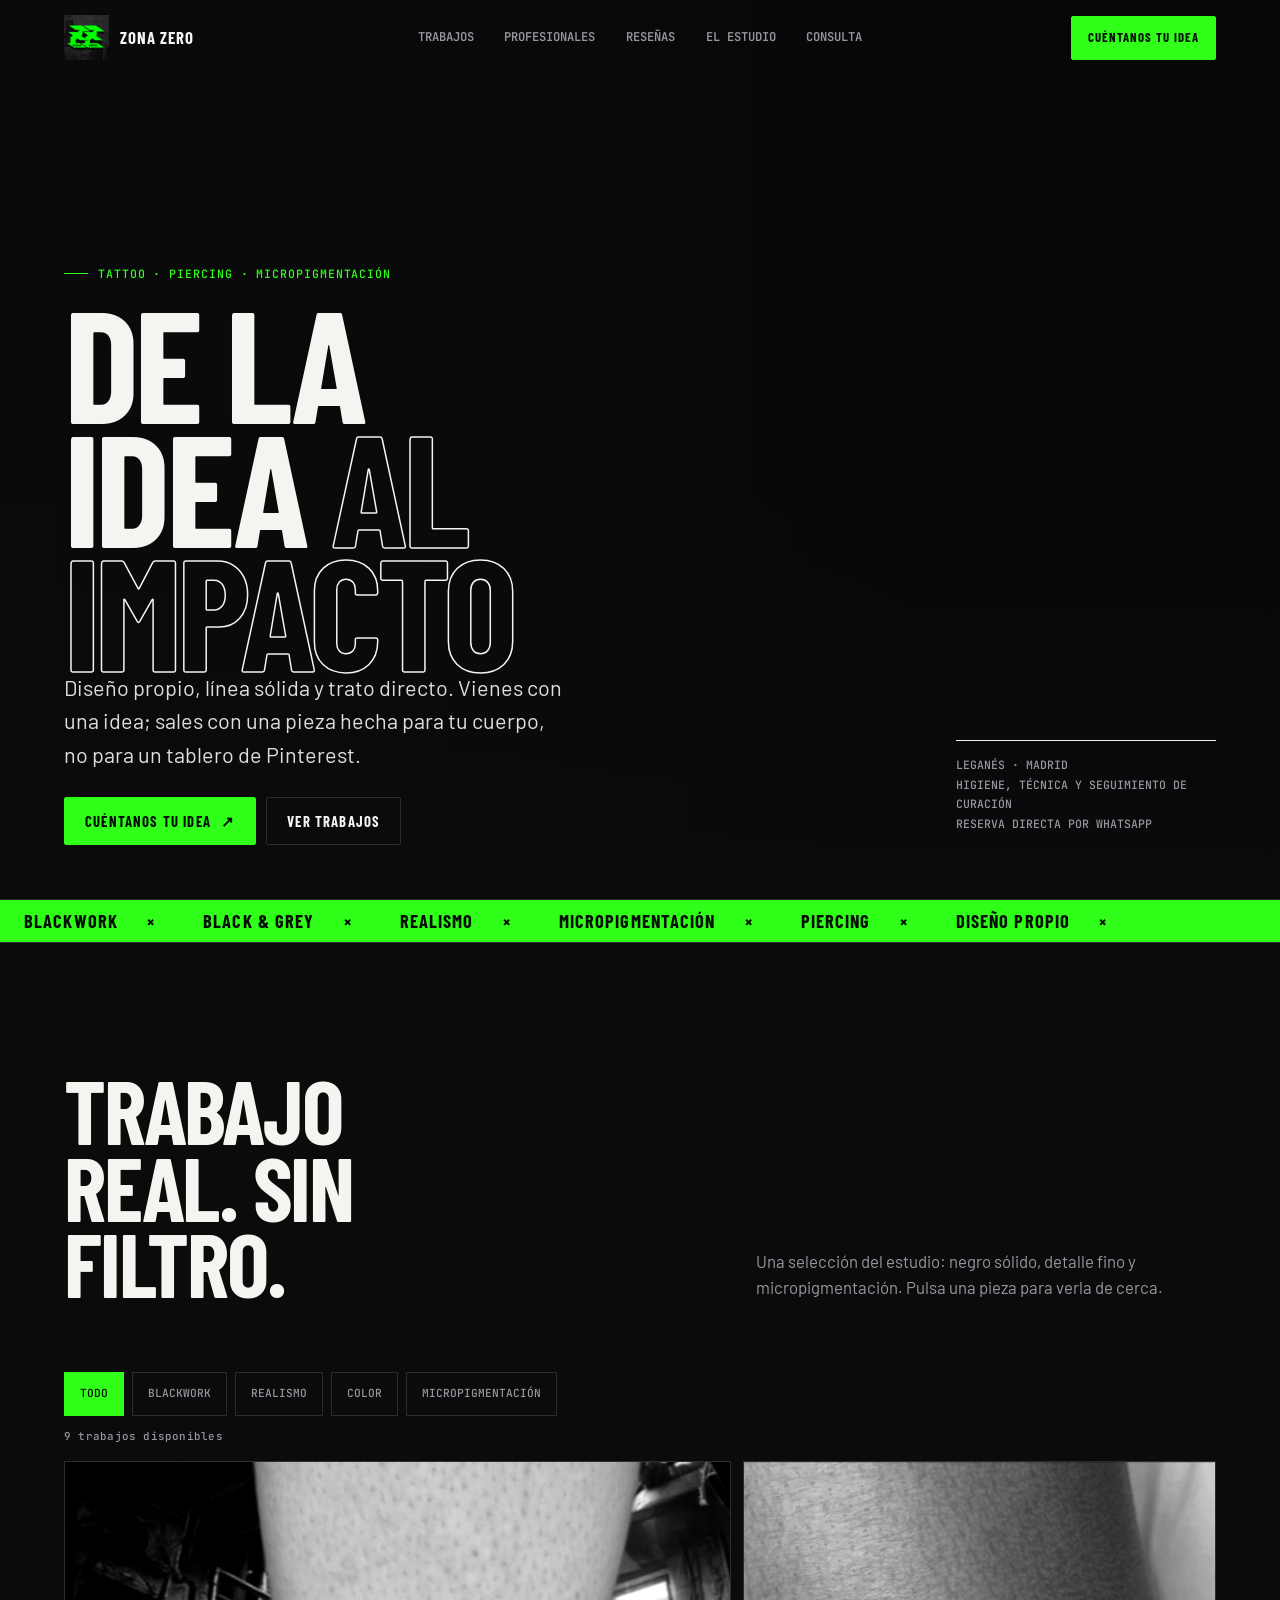
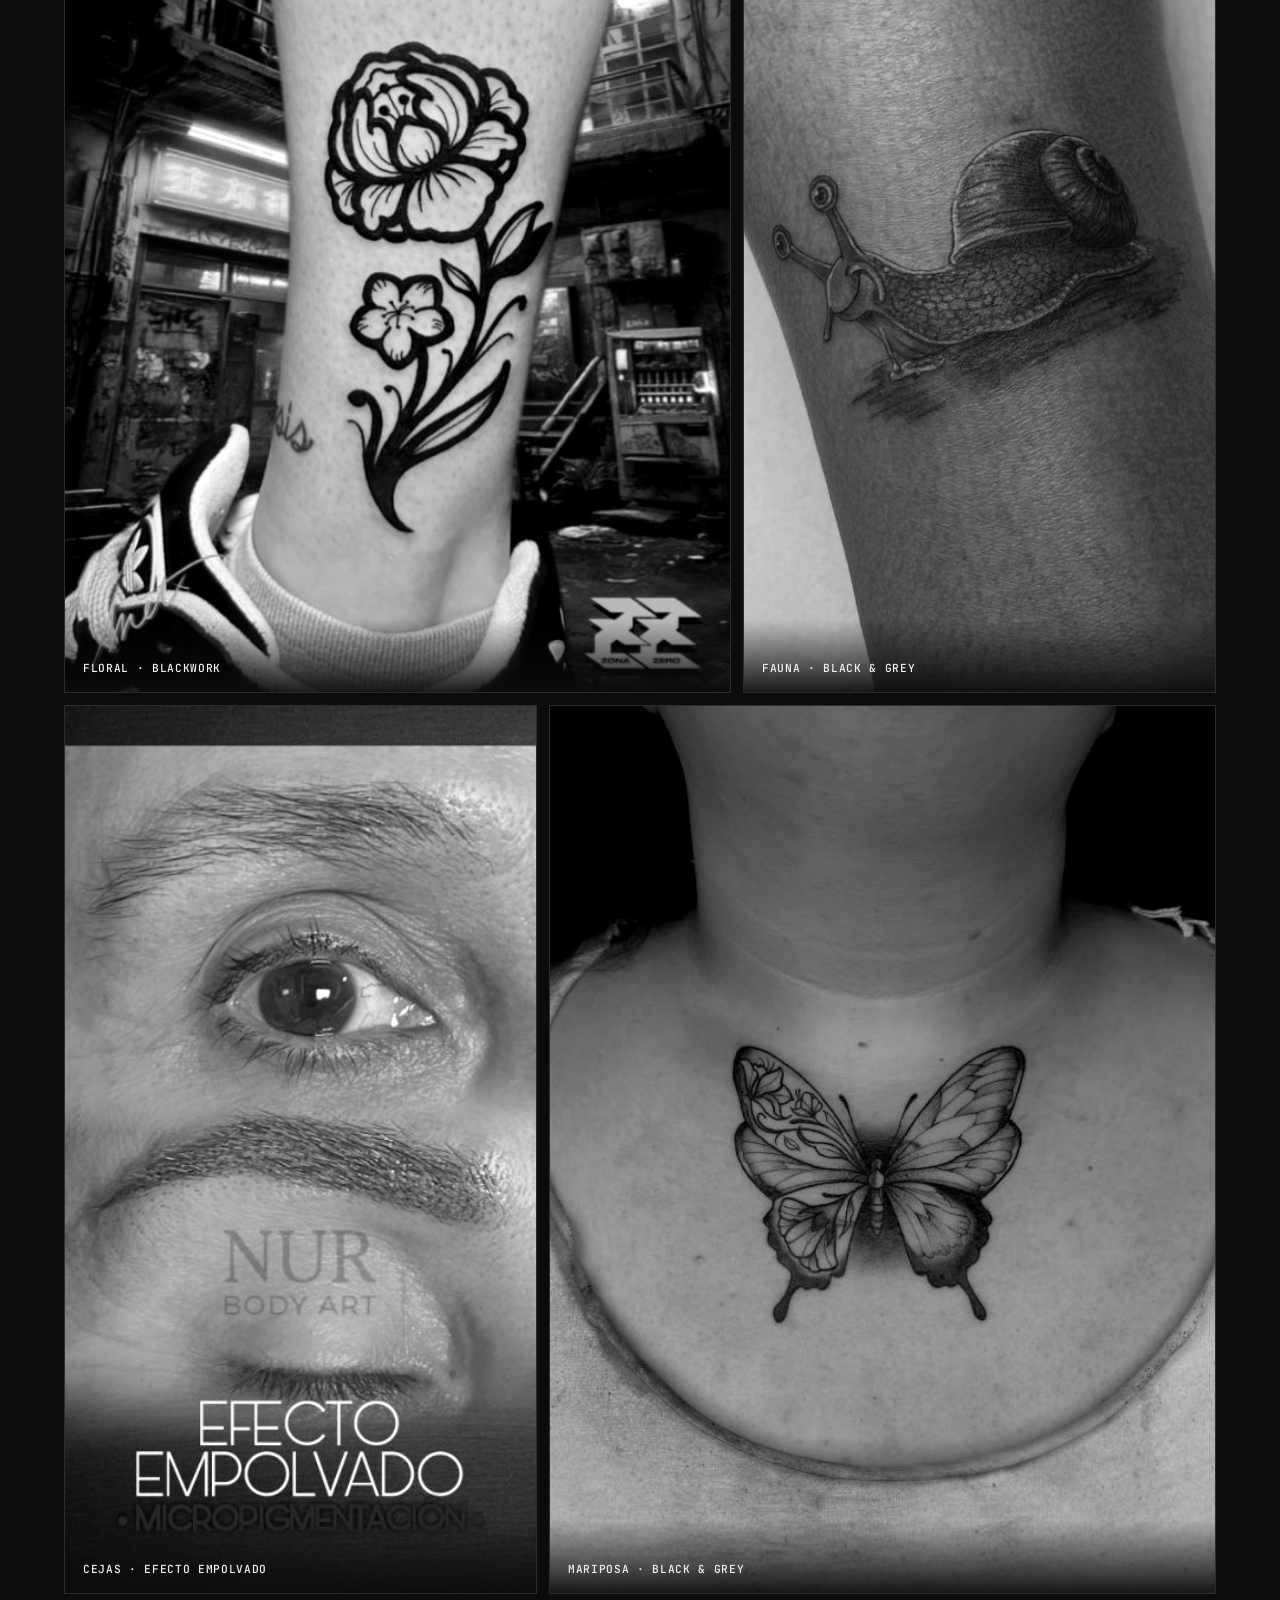
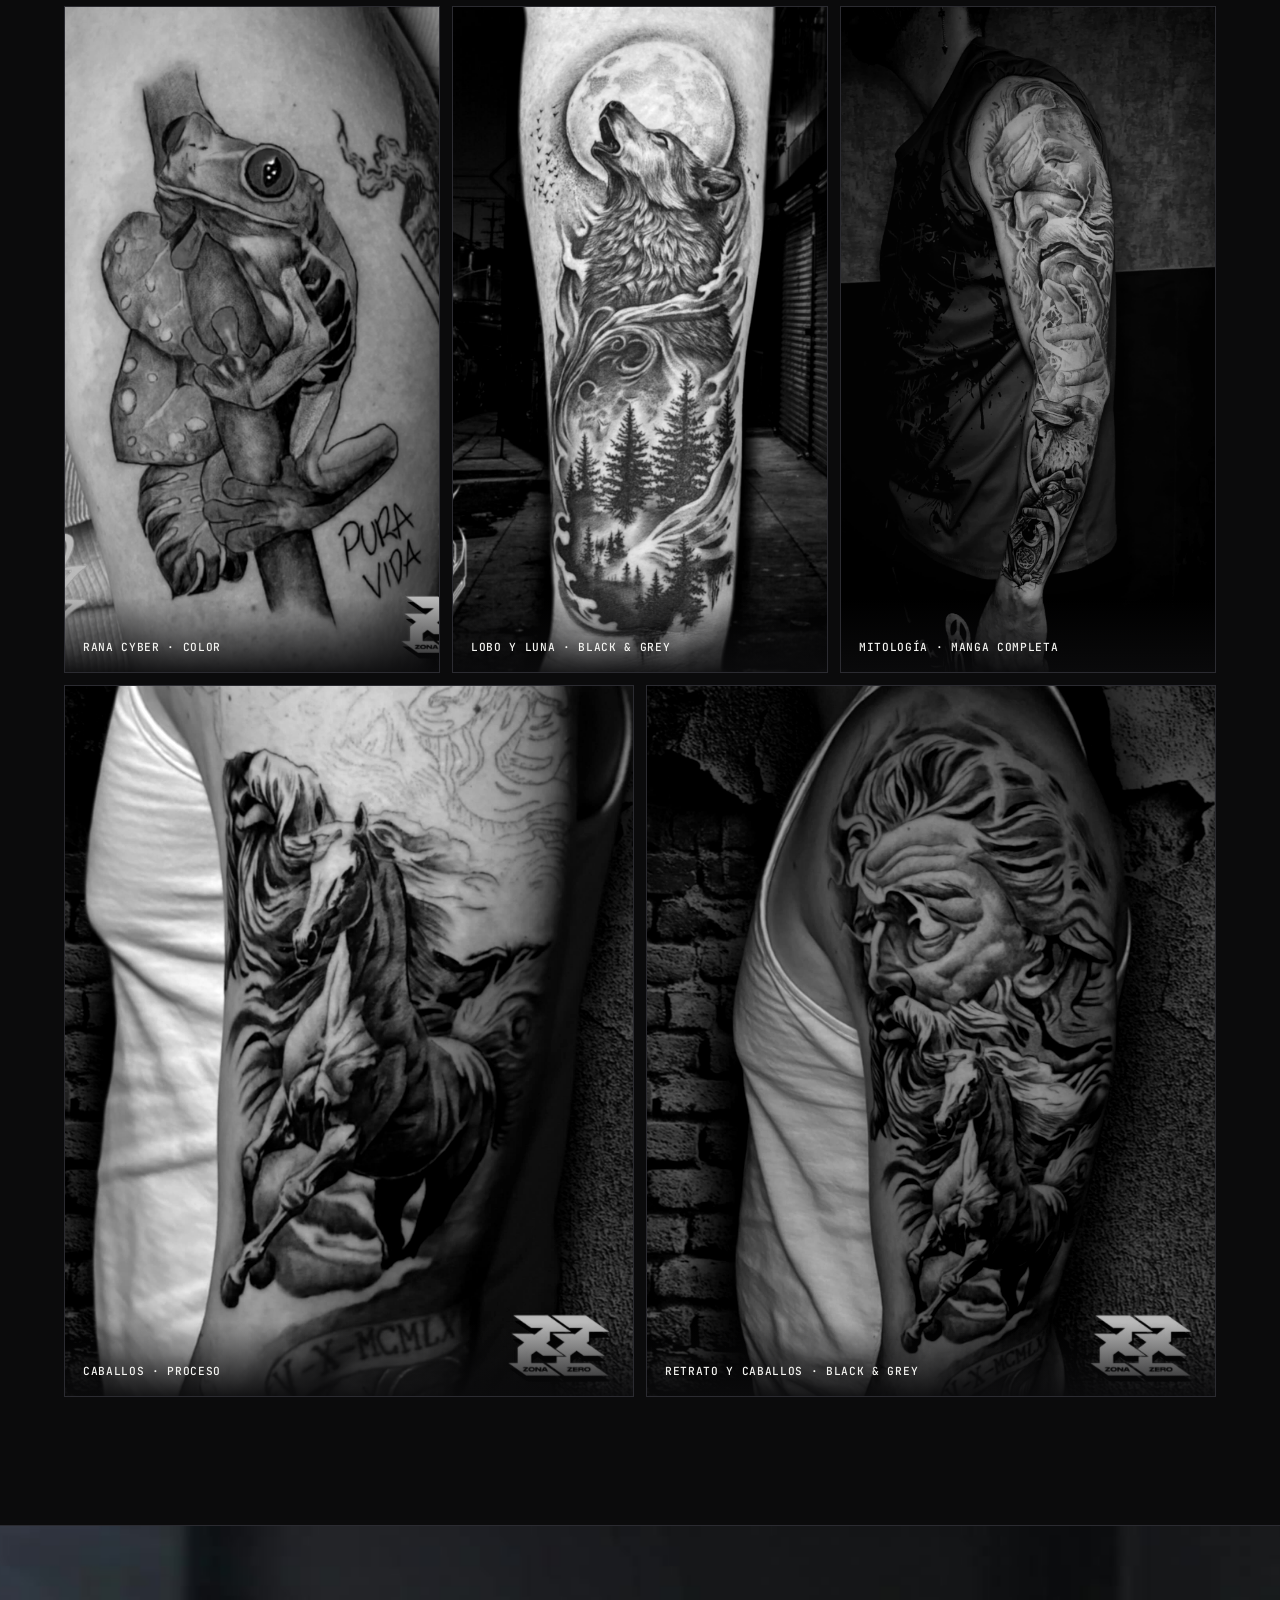
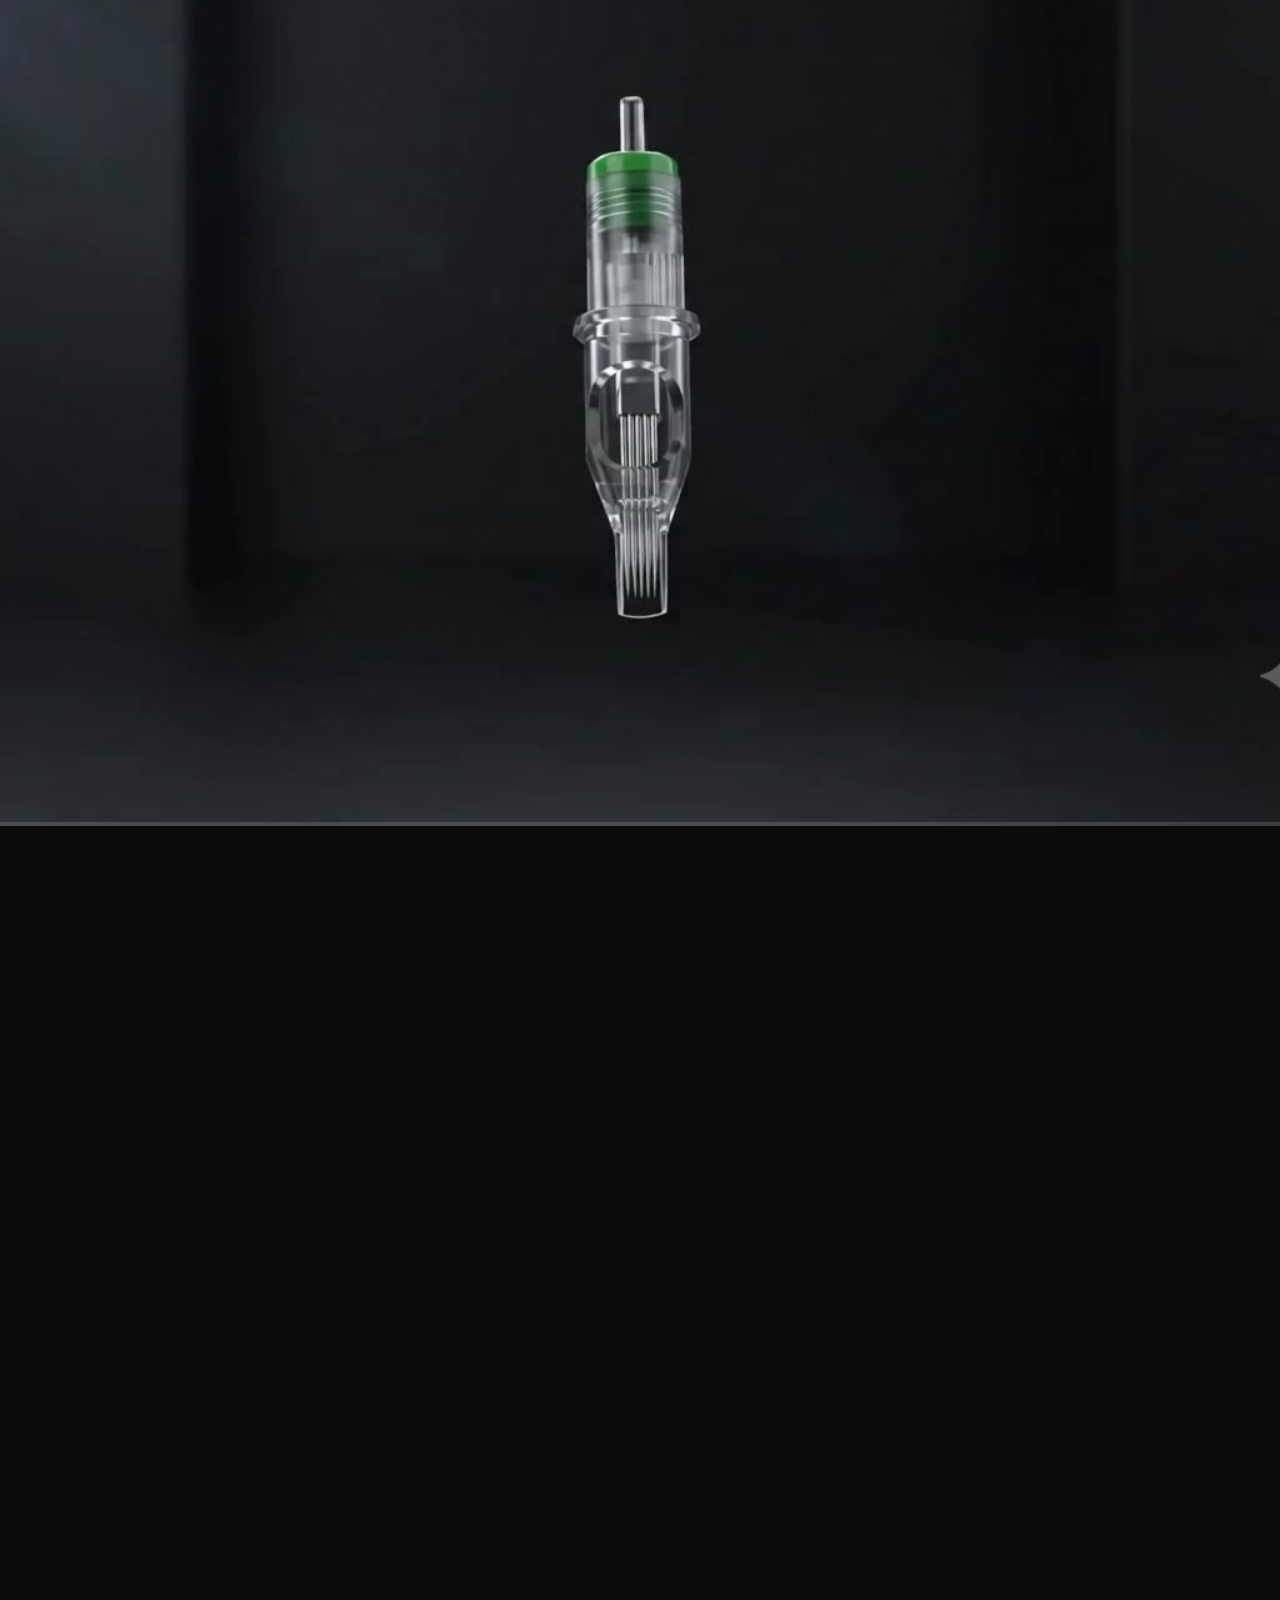
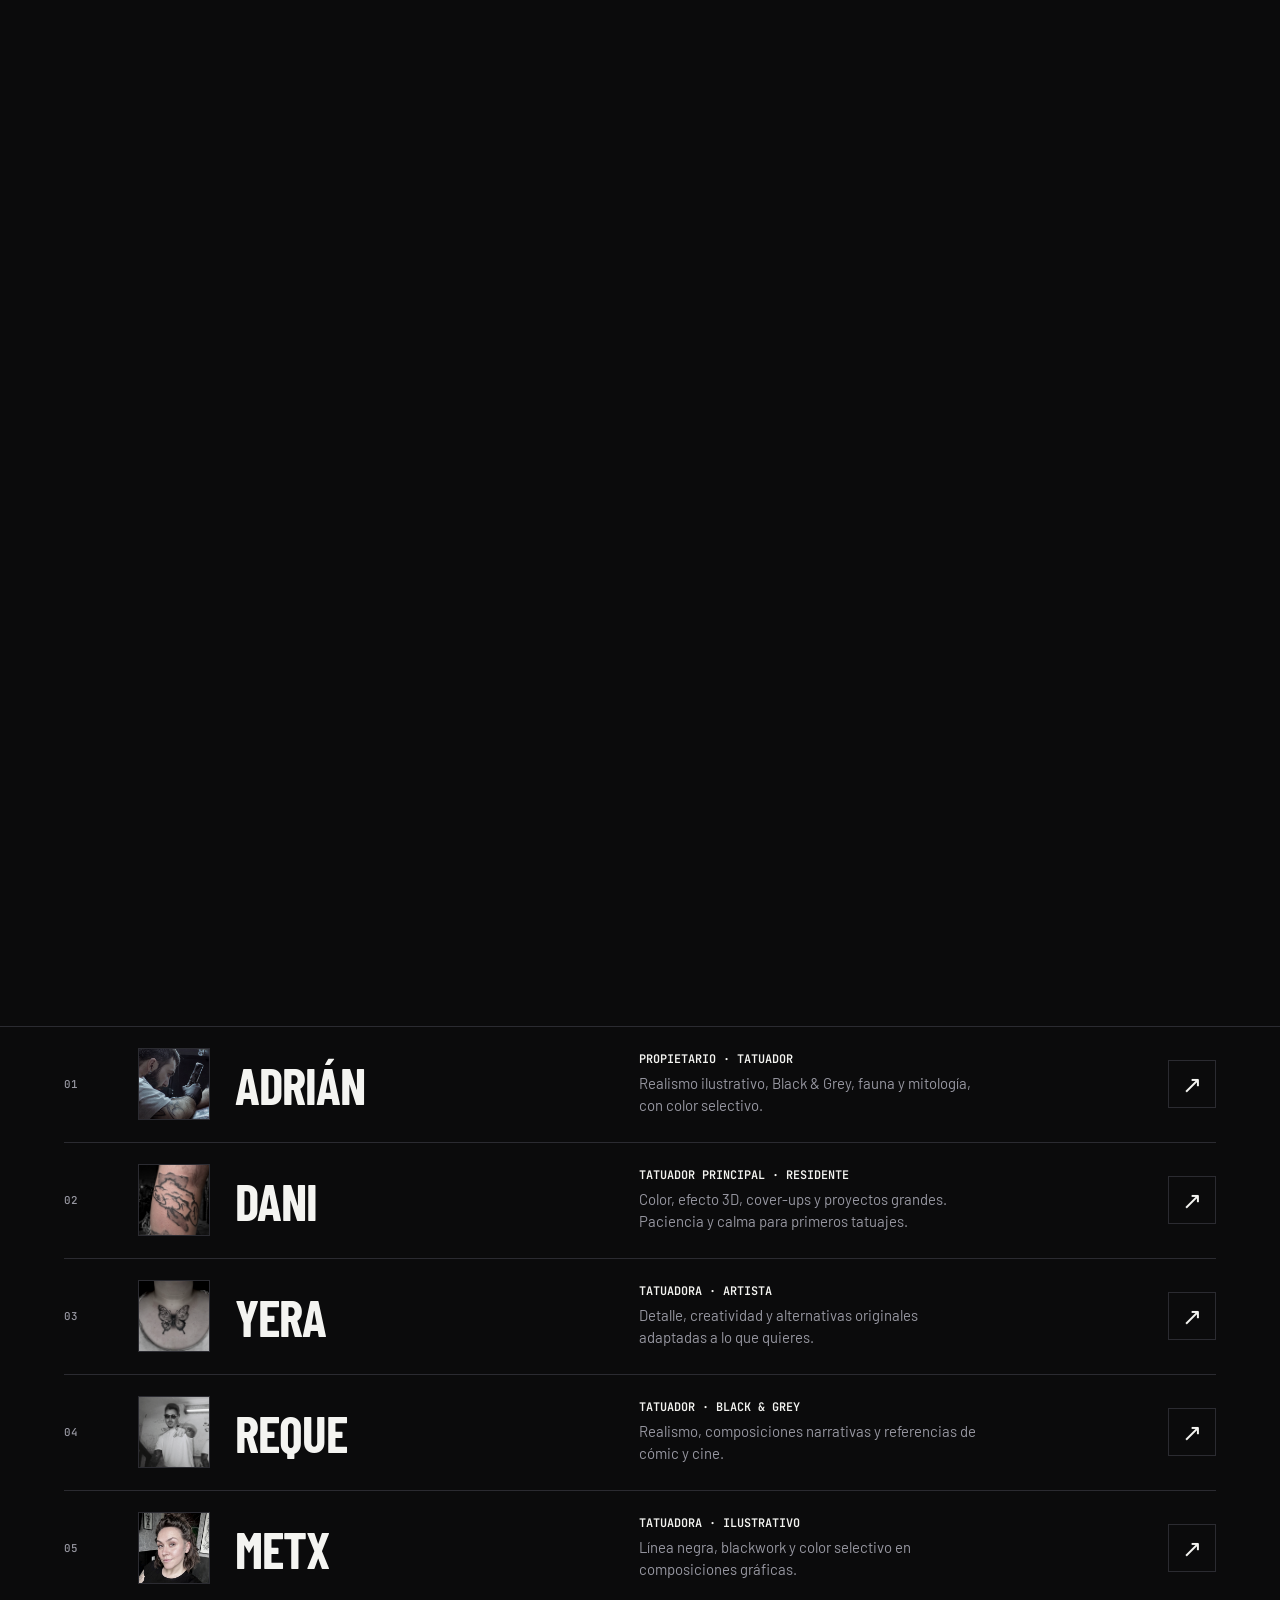
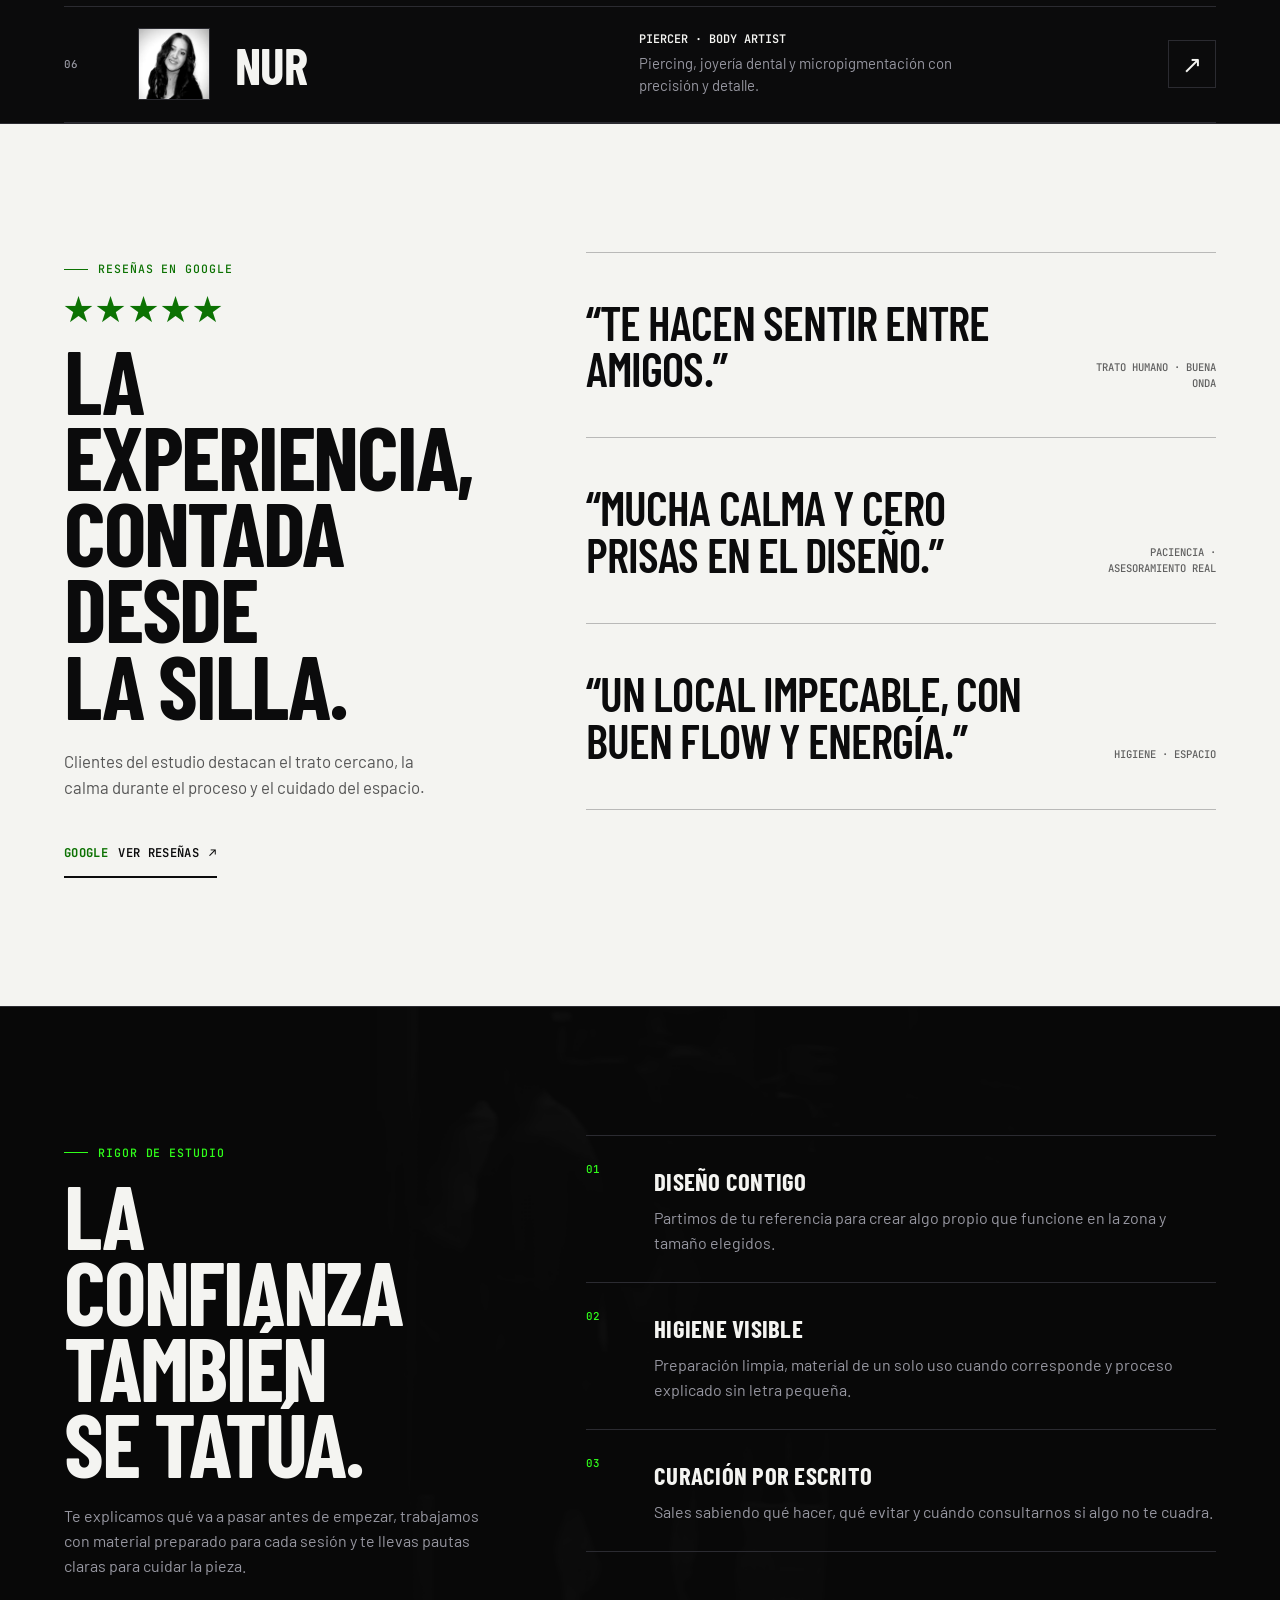
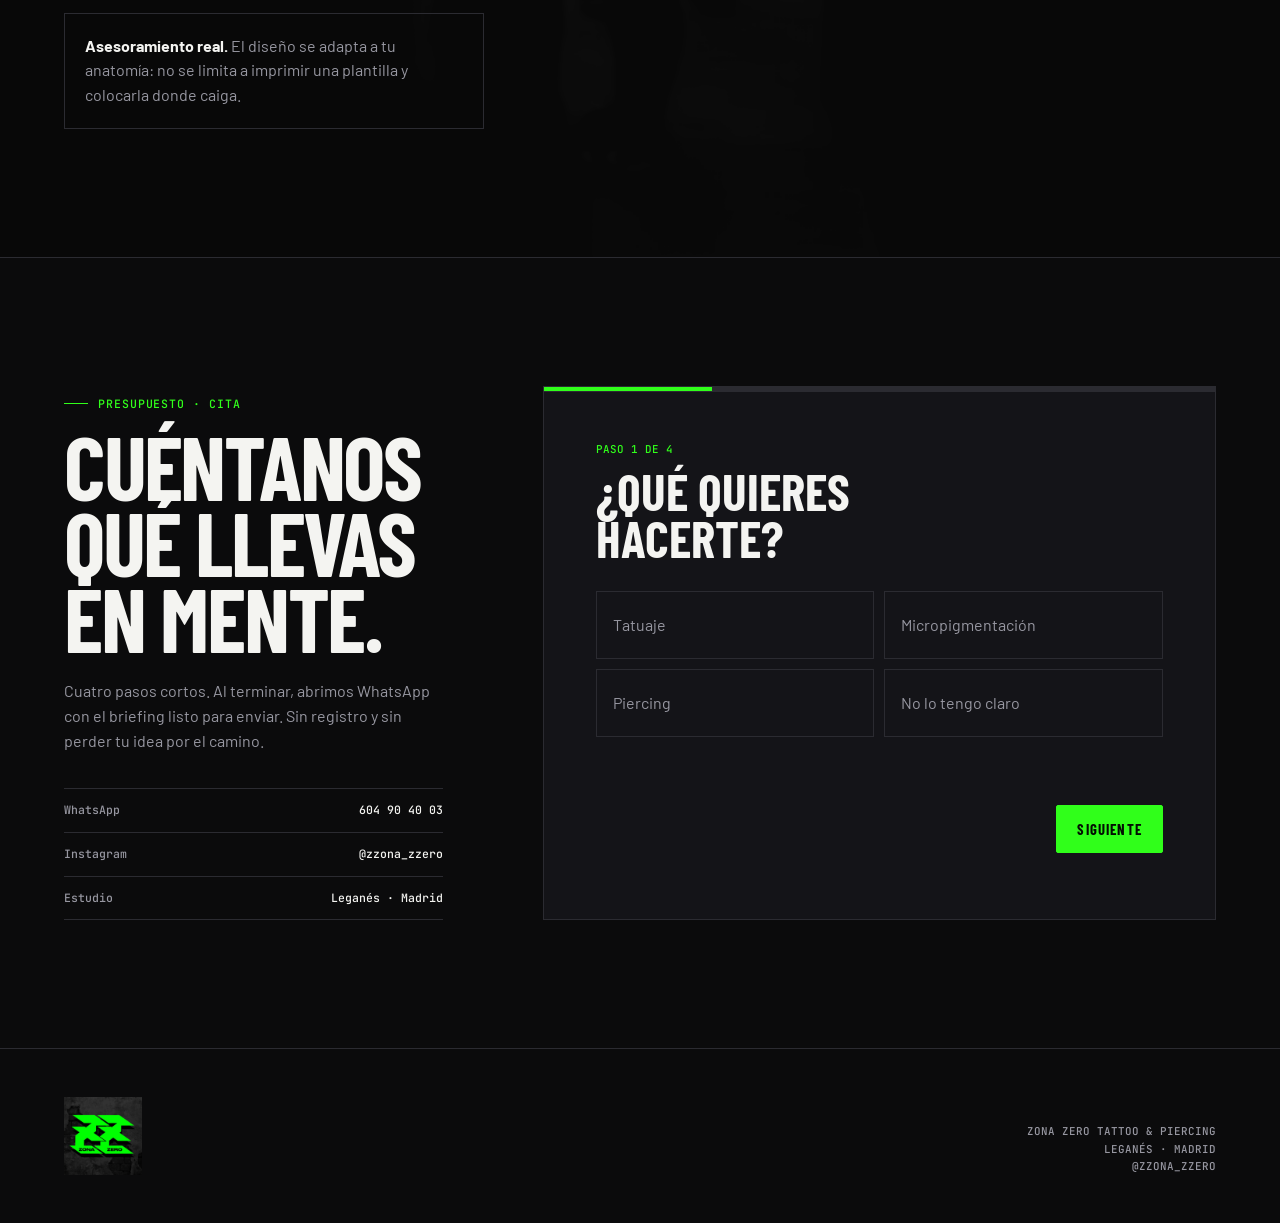
<file: index.html>
<!doctype html>
<html lang="es"><head>
  <meta charset="utf-8">
  <meta name="viewport" content="width=device-width, initial-scale=1, viewport-fit=cover">
  <meta name="description" content="Zona Zero Tattoo &amp; Piercing en Leganés. Tatuaje, micropigmentación y piercing con diseño propio, técnica y trato directo.">
  <title>Zona Zero — Tattoo &amp; Piercing · Leganés</title>
  <link rel="stylesheet" href="zona-zero.css?v=20260905-1">
</head>
<body class="home-page">
<!--
THESIS: El trabajo real abre la conversación; evitamos el hero genérico de estudio con promesas vacías.
OWN-WORLD: Carbón, blanco duro, verde eléctrico, bordes rectos, fotografía cercana y tipografía condensada.
STORY: Ver trabajos, conocer a la persona detrás de la aguja, entender el protocolo y enviar una idea clara.
FIRST VIEWPORT: Fotografía de proceso a sangre; titular abajo a la izquierda; acción y garantía técnica en la base.
FORM: Portada editorial de impacto, ritmo alterno de imagen y ficha, con consulta guiada al cierre.
-->
  <a class="skip-link" href="#contenido">Saltar al contenido</a>
  <header class="site-header" data-od-id="cabecera-principal">
    <a class="brand" href="#inicio" aria-label="Zona Zero, inicio" data-od-id="marca-zona-zero">
      <img src="mtlu228h-zz_logo.jpg" alt="Logotipo de Zona Zero">
      <span class="brand-word">Zona Zero</span>
    </a>
    <nav class="desktop-nav" aria-label="Navegación principal" data-od-id="navegacion-escritorio">
      <a href="#trabajos">Trabajos</a>
      <a href="#artistas">Profesionales</a>
      <a href="#resenas">Reseñas</a>
      <a href="#protocolo">El estudio</a>
      <a href="#consulta">Consulta</a>
    </nav>
    <div class="header-actions">
      <a class="button small header-cta" href="#consulta" data-od-id="cta-cabecera">Cuéntanos tu idea</a>
      <button class="menu-toggle" type="button" aria-label="Abrir menú" aria-expanded="false" aria-controls="mobile-nav" data-od-id="boton-menu"><span></span><span></span><span></span></button>
    </div>
  </header>
  <nav class="mobile-nav" id="mobile-nav" aria-label="Navegación móvil" aria-hidden="true" data-od-id="navegacion-movil">
    <a href="#trabajos">Trabajos</a><a href="#artistas">Profesionales</a><a href="#resenas">Reseñas</a><a href="#protocolo">El estudio</a><a href="#consulta">Consulta</a>
  </nav>

  <main id="contenido">
    <section class="hero" id="inicio" data-od-id="hero-zona-zero">
      <div class="hero-media" aria-hidden="true">
        <video class="hero-video" muted="" autoplay="" playsinline="" preload="auto">
          <source src="mtlw6d17-Puerta_abriéndose_202609032001.mp4" type="video/mp4">
        </video>
      </div>
      <div class="shell hero-layout">
        <div>
          <div class="kicker">Tattoo · Piercing · Micropigmentación</div>
          <h1 data-od-id="titulo-principal">De la idea <span>al impacto</span></h1>
          <p class="hero-copy">Diseño propio, línea sólida y trato directo. Vienes con una idea; sales con una pieza hecha para tu cuerpo, no para un tablero de Pinterest.</p>
          <div class="hero-actions">
            <a class="button" href="#consulta" data-od-id="cta-hero-consulta">Cuéntanos tu idea <span aria-hidden="true">↗</span></a>
            <a class="button secondary" href="#trabajos" data-od-id="cta-hero-trabajos">Ver trabajos</a>
          </div>
        </div>
        <p class="hero-stamp">Leganés · Madrid<br>Higiene, técnica y seguimiento de curación<br>Reserva directa por WhatsApp</p>
      </div>
    </section>

    <div class="ticker" aria-hidden="true"><div class="ticker-track"><span>Blackwork</span><span>Black &amp; Grey</span><span>Realismo</span><span>Micropigmentación</span><span>Piercing</span><span>Diseño propio</span><span>Blackwork</span><span>Black &amp; Grey</span><span>Realismo</span><span>Micropigmentación</span><span>Piercing</span><span>Diseño propio</span></div></div>

    <section class="section" id="trabajos" data-od-id="seccion-trabajos">
      <div class="shell">
        <div class="section-head">
          <h2 data-od-id="titulo-trabajos">Trabajo real. Sin filtro.</h2>
          <p class="section-intro">Una selección del estudio: negro sólido, detalle fino y micropigmentación. Pulsa una pieza para verla de cerca.</p>
        </div>
        <div class="filters" role="group" aria-label="Filtrar trabajos" data-od-id="filtros-trabajos">
          <button class="filter" type="button" data-filter="all" aria-pressed="true">Todo</button>
          <button class="filter" type="button" data-filter="blackwork" aria-pressed="false">Blackwork</button>
          <button class="filter" type="button" data-filter="realismo" aria-pressed="false">Realismo</button>
          <button class="filter" type="button" data-filter="color" aria-pressed="false">Color</button>
          <button class="filter" type="button" data-filter="micro" aria-pressed="false">Micropigmentación</button>
        </div>
        <p class="filter-status" id="filter-status" aria-live="polite">9 trabajos disponibles</p>
        <div class="gallery-grid" data-od-id="galeria-filtrable">
          <button class="work" type="button" aria-haspopup="dialog" aria-label="Ver detalle: Floral · Blackwork" data-category="blackwork" data-od-id="trabajo-floral-blackwork"><img src="mtlu1h0s-zz_post-9.jpg" loading="lazy" decoding="async" alt="Tatuaje floral blackwork en la pierna"><span class="work-caption">Floral · Blackwork</span></button>
          <button class="work" type="button" aria-haspopup="dialog" aria-label="Ver detalle: Fauna · Black &amp; Grey" data-category="realismo" data-od-id="trabajo-caracol-realismo"><img src="mtlu1h0y-zz_post-6.jpg" loading="lazy" decoding="async" alt="Tatuaje de caracol en negro y gris"><span class="work-caption">Fauna · Black &amp; Grey</span></button>
          <button class="work" type="button" aria-haspopup="dialog" aria-label="Ver detalle: Cejas · Efecto empolvado" data-category="micro" data-od-id="trabajo-cejas-micro"><img src="mtlu1h0w-zz_post-7.jpg" loading="lazy" decoding="async" alt="Resultado de micropigmentación de cejas"><span class="work-caption">Cejas · Efecto empolvado</span></button>
          <button class="work" type="button" aria-haspopup="dialog" aria-label="Ver detalle: Mariposa · Black &amp; Grey" data-category="realismo" data-od-id="trabajo-mariposa-realismo"><img src="mtlu1h14-zz_post-2.jpg" loading="lazy" decoding="async" alt="Tatuaje de mariposa en el pecho"><span class="work-caption">Mariposa · Black &amp; Grey</span></button>
          <button class="work" type="button" aria-haspopup="dialog" aria-label="Ver detalle: Rana cyber · Color" data-category="color" data-od-id="trabajo-rana-color"><img src="mtlvjosq-SaveClip.App_462872536_17924673851970234_3254465980882394643_n.jpg" loading="lazy" decoding="async" alt="Tatuaje a color de una rana con estética futurista"><span class="work-caption">Rana cyber · Color</span></button>
          <button class="work" type="button" aria-haspopup="dialog" aria-label="Ver detalle: Lobo y luna · Black &amp; Grey" data-category="realismo" data-od-id="trabajo-lobo-luna"><img src="mtlvjott-SaveClip.App_571384764_18543846520021583_7341902319424093848_n.jpg" loading="lazy" decoding="async" alt="Tatuaje realista de un lobo aullando frente a la luna"><span class="work-caption">Lobo y luna · Black &amp; Grey</span></button>
          <button class="work" type="button" aria-haspopup="dialog" aria-label="Ver detalle: Mitología · Manga completa" data-category="realismo" data-od-id="trabajo-manga-mitologica"><img src="mtlvjou9-SaveClip.App_573522537_18109887085600070_6009022484883957400_n.jpg" loading="lazy" decoding="async" alt="Proyecto de manga completa con figuras mitológicas en negro y gris"><span class="work-caption">Mitología · Manga completa</span></button>
          <button class="work" type="button" aria-haspopup="dialog" aria-label="Ver detalle: Caballos · Proceso" data-category="realismo" data-od-id="trabajo-caballos-proceso"><img src="mtlvjovc-SaveClip.App_459222287_17920235672970234_6118545707464644845_n.jpg" loading="lazy" decoding="async" alt="Proceso de tatuaje realista de caballos en el brazo"><span class="work-caption">Caballos · Proceso</span></button>
          <button class="work" type="button" aria-haspopup="dialog" aria-label="Ver detalle: Retrato y caballos · Black &amp; Grey" data-category="realismo" data-od-id="trabajo-retrato-caballos"><img src="mtlvjowc-SaveClip.App_459183618_17920235669970234_1364495493407135198_n.jpg" loading="lazy" decoding="async" alt="Tatuaje realista de retrato y caballos en el brazo"><span class="work-caption">Retrato y caballos · Black &amp; Grey</span></button>
        </div>
      </div>
    </section>

    <section class="section wall-parallax" id="artistas" data-od-id="seccion-artistas">
      <div class="shell">
        <div class="artist-scroll-story" data-od-id="secuencia-scroll-artistas">
          <div class="artist-sequence-stage" data-frame-count="240" data-od-id="video-scroll-artistas">
            <div class="artist-sequence-sticky">
              <img class="artist-sequence-fallback" src="artist-sequence/frame-0240.jpg" width="1280" height="720" alt="Máquina de tatuaje negra con detalles verdes y dorados completamente ensamblada" decoding="async">
              <canvas class="artist-sequence-canvas" width="1280" height="720" aria-hidden="true"></canvas>
              <p class="artist-sequence-copy" data-od-id="frase-secuencia-artistas"><span>La piel recuerda</span><strong>lo que el tiempo no borra.</strong></p>
              <div class="artist-sequence-progress" aria-hidden="true"><span></span></div>
            </div>
          </div>
        </div>
        <div class="artist-list" data-od-id="lista-artistas">
          <a class="artist-row" href="artista-adrian.html" data-od-id="artista-adrian"><span class="artist-index">01</span><span class="artist-thumb"><img src="mto0jvyy-adianOwner.jpg" width="1080" height="1080" loading="lazy" decoding="async" alt=""></span><span class="artist-name">Adrián</span><span class="artist-specialty"><strong>Propietario · Tatuador</strong><small>Realismo ilustrativo, Black &amp; Grey, fauna y mitología, con color selectivo.</small></span><span class="artist-link" aria-hidden="true">↗</span></a>
          <a class="artist-row" href="artista-dani.html" data-od-id="artista-dani"><span class="artist-index">02</span><span class="artist-thumb"><img src="mtlu1h13-zz_post-3.jpg" width="600" height="741" loading="lazy" decoding="async" alt=""></span><span class="artist-name">Dani</span><span class="artist-specialty"><strong>Tatuador principal · Residente</strong><small>Color, efecto 3D, cover-ups y proyectos grandes. Paciencia y calma para primeros tatuajes.</small></span><span class="artist-link" aria-hidden="true">↗</span></a>
          <a class="artist-row" href="artista-yera.html" data-od-id="artista-yera"><span class="artist-index">03</span><span class="artist-thumb"><img src="mtlu1h14-zz_post-2.jpg" width="600" height="800" loading="lazy" decoding="async" alt=""></span><span class="artist-name">Yera</span><span class="artist-specialty"><strong>Tatuadora · Artista</strong><small>Detalle, creatividad y alternativas originales adaptadas a lo que quieres.</small></span><span class="artist-link" aria-hidden="true">↗</span></a>
          <a class="artist-row" href="artista-reque.html" data-od-id="artista-reque"><span class="artist-index">04</span><span class="artist-thumb"><img src="mto16aii-reque.tattoo.jpg" width="655" height="655" loading="lazy" decoding="async" alt=""></span><span class="artist-name">Reque</span><span class="artist-specialty"><strong>Tatuador · Black &amp; Grey</strong><small>Realismo, composiciones narrativas y referencias de cómic y cine.</small></span><span class="artist-link" aria-hidden="true">↗</span></a>
          <a class="artist-row" href="artista-metx.html" data-od-id="artista-metx"><span class="artist-index">05</span><span class="artist-thumb"><img src="mtpk42zf-metxArtisjpg.jpg" width="1080" height="1080" loading="lazy" decoding="async" alt=""></span><span class="artist-name">Metx</span><span class="artist-specialty"><strong>Tatuadora · Ilustrativo</strong><small>Línea negra, blackwork y color selectivo en composiciones gráficas.</small></span><span class="artist-link" aria-hidden="true">↗</span></a>
          <a class="artist-row" href="artista-nur.html" data-od-id="artista-nur"><span class="artist-index">06</span><span class="artist-thumb"><img src="mtpkht5n-microPiercingArtis.jpg" width="150" height="150" loading="lazy" decoding="async" alt=""></span><span class="artist-name">Nur</span><span class="artist-specialty"><strong>Piercer · Body artist</strong><small>Piercing, joyería dental y micropigmentación con precisión y detalle.</small></span><span class="artist-link" aria-hidden="true">↗</span></a>
        </div>
      </div>
    </section>

    <section class="section voices-section" id="resenas" data-od-id="seccion-resenas">
      <div class="shell voices-layout">
        <div class="voices-title">
          <div class="kicker">Reseñas en Google</div>
          <div class="google-stars" aria-hidden="true" data-od-id="estrellas-resenas-google">★★★★★</div>
          <h2 data-od-id="titulo-resenas">La experiencia, contada desde la silla.</h2>
          <p class="voices-intro">Clientes del estudio destacan el trato cercano, la calma durante el proceso y el cuidado del espacio.</p>
          <a class="google-reviews-link" href="https://www.google.com/maps/search/?api=1&amp;query=Zona+Zero+Tattoo+Legan%C3%A9s" target="_blank" rel="noopener noreferrer" data-od-id="enlace-resenas-google"><span>Google</span> Ver reseñas <span aria-hidden="true">↗</span></a>
        </div>
        <div class="voices" data-od-id="lista-resenas">
          <blockquote data-od-id="resena-trato"><p>“Te hacen sentir entre amigos.”</p><footer>Trato humano · Buena onda</footer></blockquote>
          <blockquote data-od-id="resena-calma"><p>“Mucha calma y cero prisas en el diseño.”</p><footer>Paciencia · Asesoramiento real</footer></blockquote>
          <blockquote data-od-id="resena-estudio"><p>“Un local impecable, con buen flow y energía.”</p><footer>Higiene · Espacio</footer></blockquote>
        </div>
      </div>
    </section>

    <section class="section wall-parallax wall-parallax-reverse" id="protocolo" data-od-id="seccion-protocolo">
      <div class="shell trust-layout">
        <div class="trust-copy">
          <div class="kicker">Rigor de estudio</div>
          <h2 data-od-id="titulo-protocolo">La confianza también se tatúa.</h2>
          <p>Te explicamos qué va a pasar antes de empezar, trabajamos con material preparado para cada sesión y te llevas pautas claras para cuidar la pieza.</p>
          <div class="proof-note" data-od-id="nota-resenas"><strong>Asesoramiento real.</strong> El diseño se adapta a tu anatomía: no se limita a imprimir una plantilla y colocarla donde caiga.</div>
        </div>
        <div class="protocol" data-od-id="pasos-protocolo">
          <article class="protocol-item" data-od-id="protocolo-diseno"><div><h3>Diseño contigo</h3><p>Partimos de tu referencia para crear algo propio que funcione en la zona y tamaño elegidos.</p></div></article>
          <article class="protocol-item" data-od-id="protocolo-higiene"><div><h3>Higiene visible</h3><p>Preparación limpia, material de un solo uso cuando corresponde y proceso explicado sin letra pequeña.</p></div></article>
          <article class="protocol-item" data-od-id="protocolo-curacion"><div><h3>Curación por escrito</h3><p>Sales sabiendo qué hacer, qué evitar y cuándo consultarnos si algo no te cuadra.</p></div></article>
        </div>
      </div>
    </section>

    <section class="section" id="consulta" data-od-id="seccion-consulta">
      <div class="shell booking-layout">
        <div class="booking-copy">
          <div class="kicker">Presupuesto · Cita</div>
          <h2 data-od-id="titulo-consulta">Cuéntanos qué llevas en mente.</h2>
          <p>Cuatro pasos cortos. Al terminar, abrimos WhatsApp con el briefing listo para enviar. Sin registro y sin perder tu idea por el camino.</p>
          <div class="contact-lines">
            <a href="tel:+34604904003" data-od-id="telefono-estudio"><b>WhatsApp</b><span>604 90 40 03</span></a>
            <a href="https://www.instagram.com/zzona_zzero/" target="_blank" rel="noopener" data-od-id="instagram-estudio"><b>Instagram</b><span>@zzona_zzero</span></a>
            <span><b>Estudio</b><span>Leganés · Madrid</span></span>
          </div>
        </div>
        <form class="booking-panel" id="booking-form" novalidate="" data-od-id="formulario-consulta">
          <div class="progress" role="progressbar" aria-label="Progreso de la consulta" aria-valuemin="1" aria-valuemax="4" aria-valuenow="1" aria-valuetext="Paso 1 de 4"><span class="active"></span><span></span><span></span><span></span></div>
          <div class="form-step active" data-step="0">
            <div class="step-meta">Paso 1 de 4</div><h3>¿Qué quieres hacerte?</h3>
            <div class="choice-grid">
              <div class="choice"><input id="service-tattoo" name="service" type="radio" value="Tatuaje" required="" aria-describedby="error-step-1"><label for="service-tattoo">Tatuaje</label></div>
              <div class="choice"><input id="service-micro" name="service" type="radio" value="Micropigmentación"><label for="service-micro">Micropigmentación</label></div>
              <div class="choice"><input id="service-piercing" name="service" type="radio" value="Piercing"><label for="service-piercing">Piercing</label></div>
              <div class="choice"><input id="service-advice" name="service" type="radio" value="Necesito orientación"><label for="service-advice">No lo tengo claro</label></div>
            </div>
            <p class="error-message" id="error-step-1" role="alert"></p>
            <div class="form-actions"><span></span><button class="button next" type="button" data-od-id="consulta-siguiente-1">Siguiente</button></div>
          </div>
          <div class="form-step" data-step="1">
            <div class="step-meta">Paso 2 de 4</div><h3>Zona y tamaño aproximado</h3>
            <div class="field-row"><div class="field"><label for="body-zone">Zona del cuerpo</label><input id="body-zone" name="bodyZone" autocomplete="off" placeholder="Antebrazo, espalda, ceja…" required="" aria-describedby="error-step-2"></div><div class="field"><label for="size">Tamaño</label><select id="size" name="size" required="" aria-describedby="error-step-2"><option value="">Selecciona</option><option>Menos de 5 cm</option><option>Entre 5 y 15 cm</option><option>Más de 15 cm</option><option>No lo sé todavía</option></select></div></div>
            <p class="error-message" id="error-step-2" role="alert"></p>
            <div class="form-actions"><button class="button secondary prev" type="button">Atrás</button><button class="button next" type="button" data-od-id="consulta-siguiente-2">Siguiente</button></div>
          </div>
          <div class="form-step" data-step="2">
            <div class="step-meta">Paso 3 de 4</div><h3>La idea, con tus palabras</h3>
            <div class="field"><label for="idea">Describe la pieza</label><textarea id="idea" name="idea" minlength="12" required="" aria-describedby="idea-hint error-step-3" placeholder="Motivo, estilo, referencias y cualquier detalle importante"></textarea><small class="field-hint" id="idea-hint">Incluye al menos el motivo, el estilo o una referencia principal.</small></div>
            <div class="field"><label for="artist">Profesional</label><select id="artist" name="artist"><option>Sin preferencia</option><option>Adrián</option><option>Dani</option><option>Yera</option><option>Reque</option><option>Metx</option><option>Nur</option></select></div>
            <p class="error-message" id="error-step-3" role="alert"></p>
            <div class="form-actions"><button class="button secondary prev" type="button">Atrás</button><button class="button next" type="button" data-od-id="consulta-siguiente-3">Revisar</button></div>
          </div>
          <div class="form-step" data-step="3">
            <div class="step-meta">Paso 4 de 4</div><h3>Tu briefing, listo.</h3>
            <div class="summary" id="booking-summary" aria-live="polite"></div>
            <p class="error-message" id="error-step-4" role="alert"></p>
            <div class="form-actions"><button class="button secondary prev" type="button">Editar</button><button class="button" type="submit" data-od-id="enviar-whatsapp">Abrir WhatsApp ↗</button></div>
          </div>
        </form>
      </div>
    </section>
  </main>

  <footer class="site-footer" data-od-id="pie-pagina"><div class="footer-row"><img class="footer-logo" src="mtlu228h-zz_logo.jpg" alt="Zona Zero"><div class="footer-copy">Zona Zero Tattoo &amp; Piercing<br>Leganés · Madrid<br><a href="https://www.instagram.com/zzona_zzero/" target="_blank" rel="noopener">@zzona_zzero</a></div></div></footer>

  <div class="lightbox" role="dialog" aria-modal="true" aria-label="Detalle del trabajo" aria-hidden="true" data-od-id="visor-trabajo"><button class="lightbox-close" type="button" aria-label="Cerrar detalle">×</button><figure><img src="mtlu1h0s-zz_post-9.jpg" alt="Detalle de un trabajo de Zona Zero"><figcaption>Trabajo de Zona Zero</figcaption></figure></div>
  <script src="zona-zero.js?v=20260904-6"></script>


</body></html>
</file>
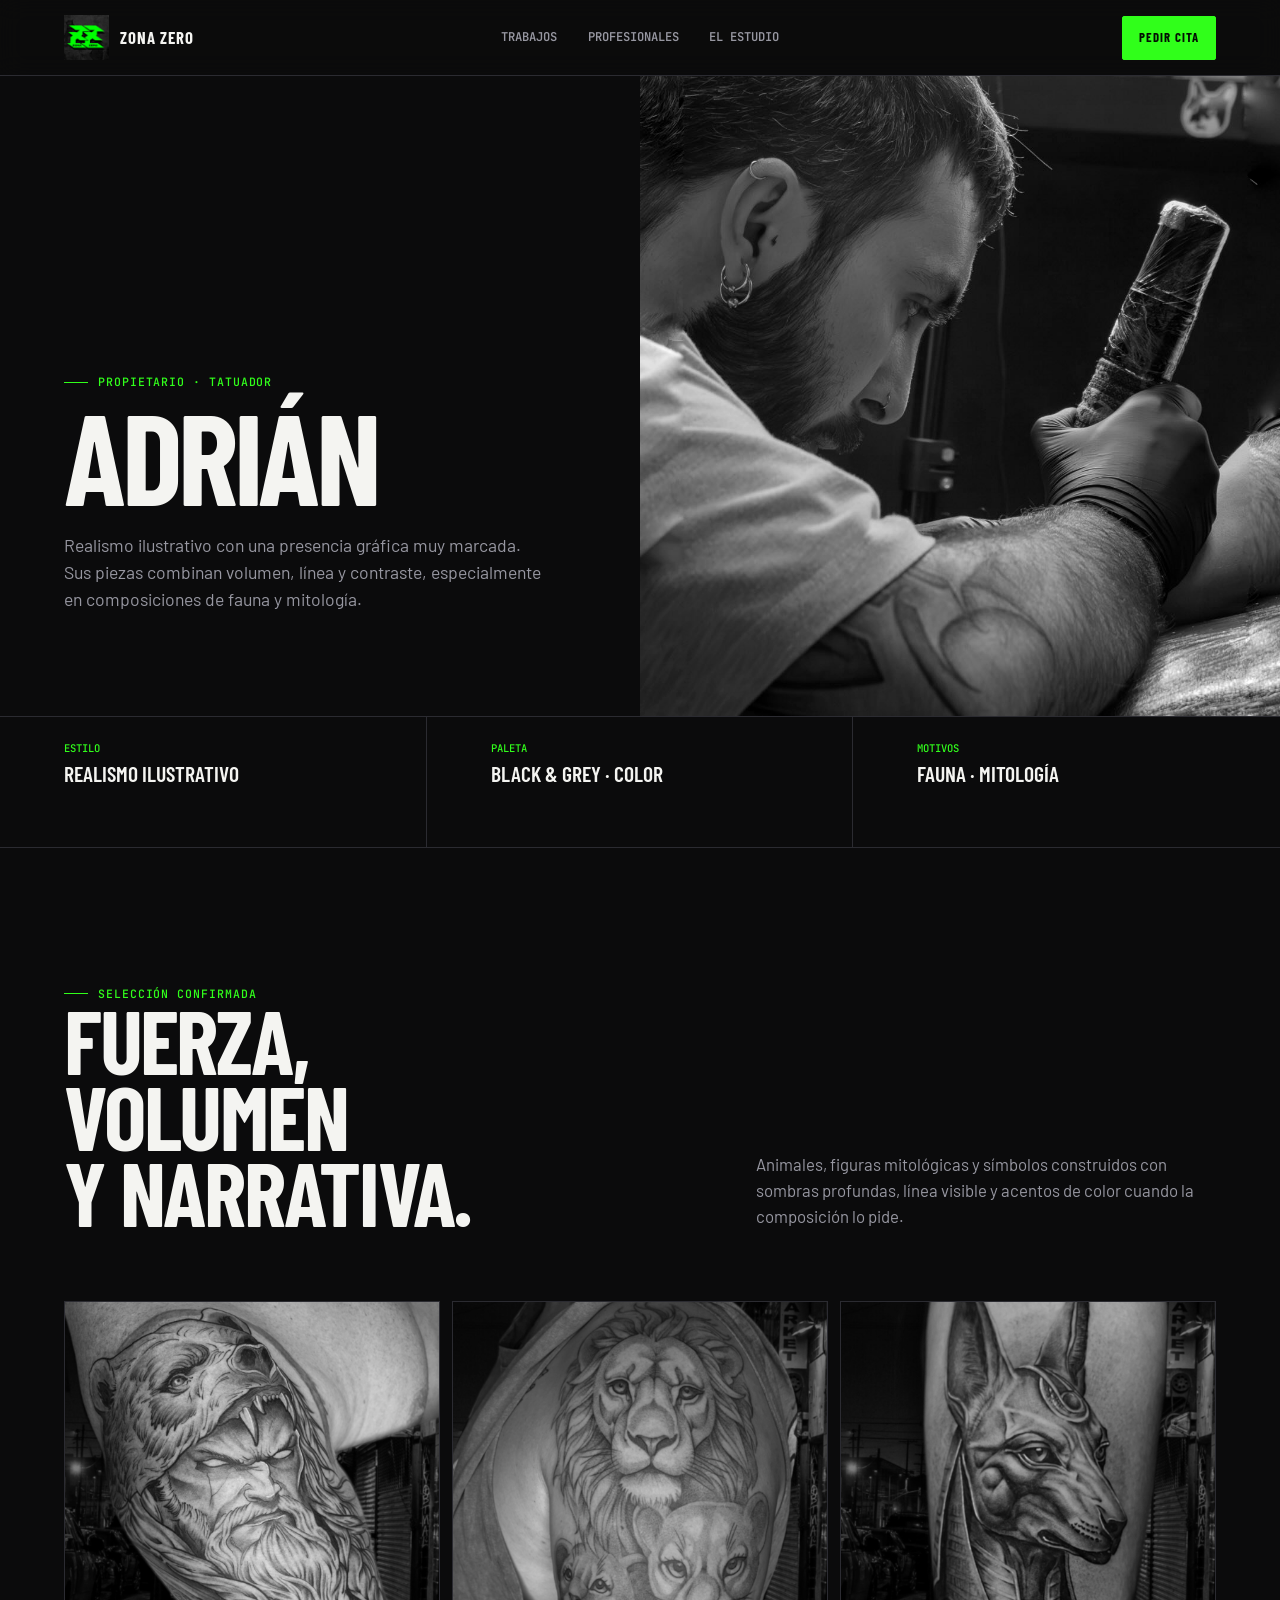
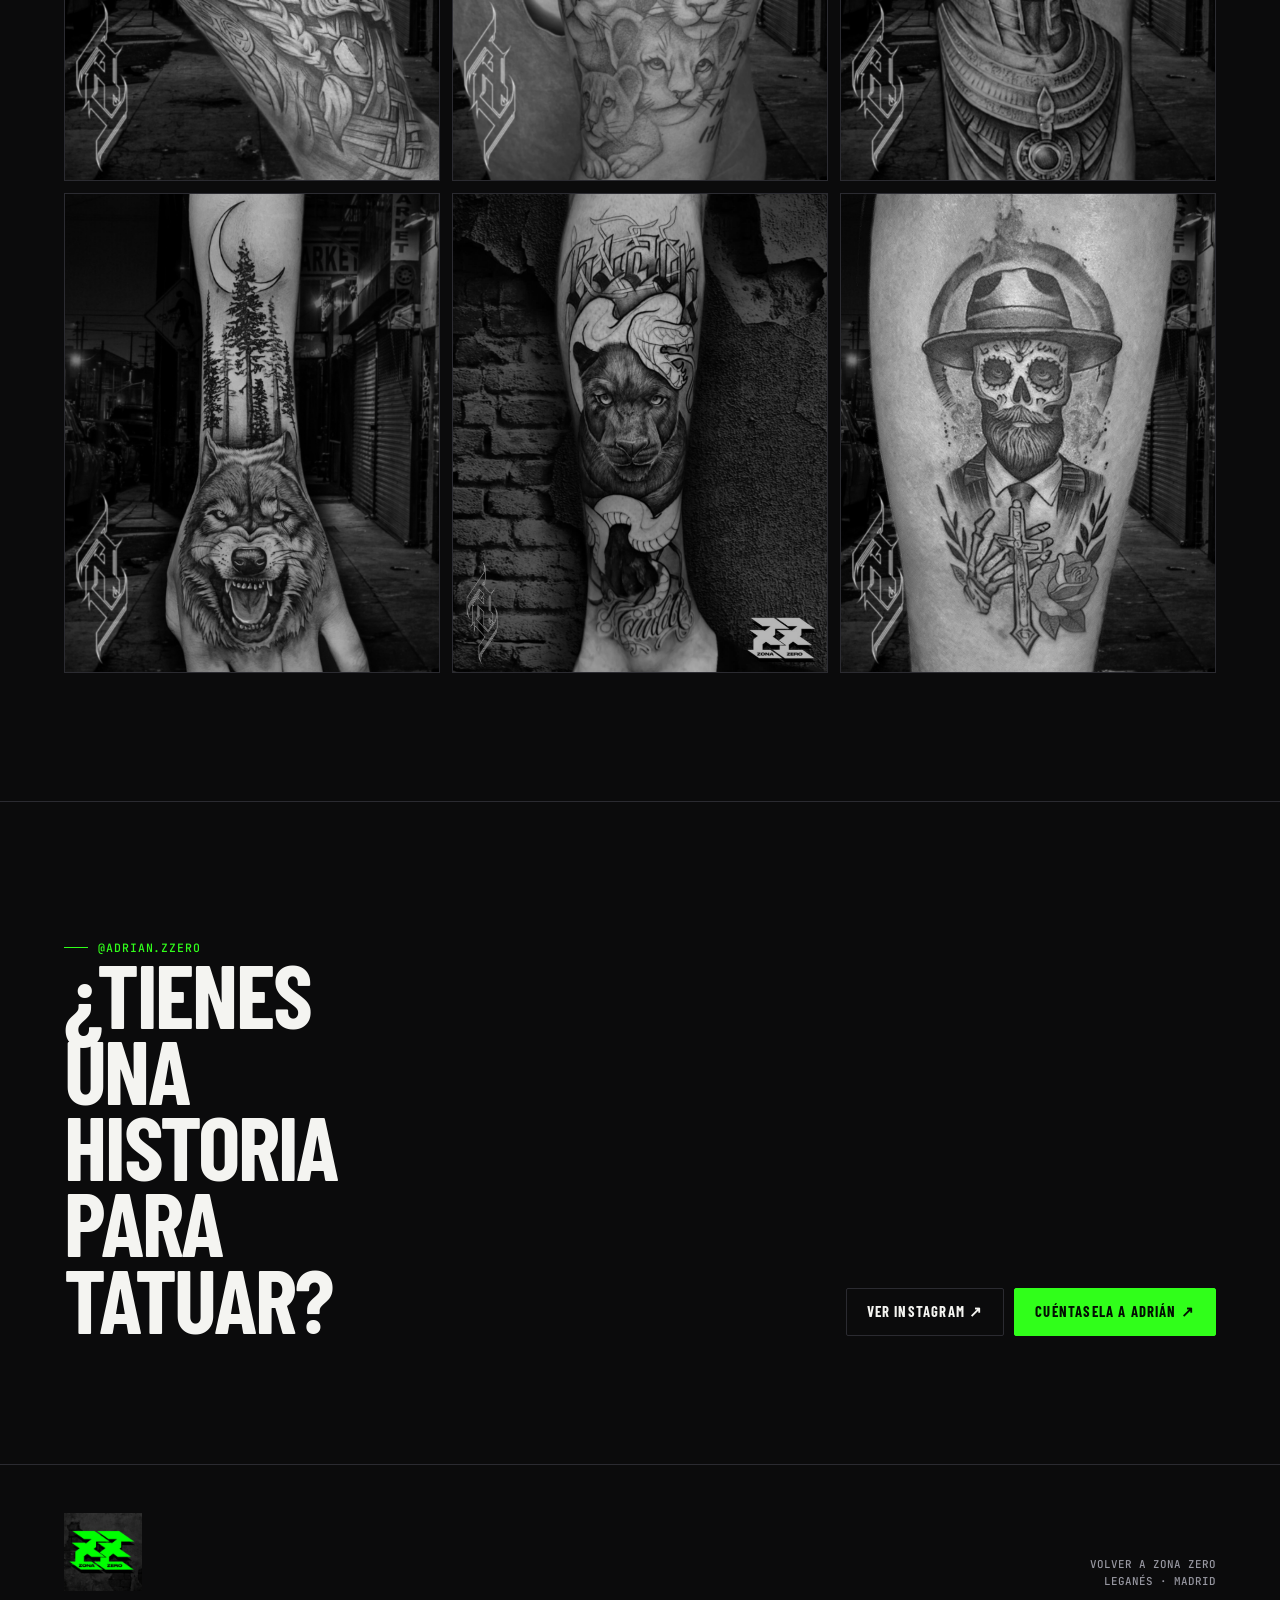
<file: artista-adrian.html>
<!doctype html><html lang="es"><head><meta charset="utf-8"><meta name="viewport" content="width=device-width,initial-scale=1"><meta name="description" content="Adrián, propietario y tatuador de Zona Zero: realismo ilustrativo, Black &amp; Grey, fauna y mitología."><title>Adrián — Zona Zero</title><link rel="stylesheet" href="zona-zero.css"></head><body>
<a class="skip-link" href="#contenido">Saltar al contenido</a>
<header class="site-header scrolled" data-od-id="cabecera-adrian"><a class="brand" href="index.html" data-od-id="volver-inicio-adrian"><img src="mtlu228h-zz_logo.jpg" alt="Zona Zero"><span class="brand-word">Zona Zero</span></a><nav class="desktop-nav" aria-label="Navegación"><a href="index.html#trabajos">Trabajos</a><a href="index.html#artistas">Profesionales</a><a href="index.html#protocolo">El estudio</a></nav><div class="header-actions"><a class="button small" href="index.html?artist=Adrián#consulta" data-od-id="reservar-adrian-cabecera">Pedir cita</a></div></header>
<main id="contenido">
<section class="artist-hero" data-od-id="hero-adrian"><div class="artist-hero-copy"><div class="kicker">Propietario · Tatuador</div><h1 data-od-id="titulo-adrian">Adrián</h1><p>Realismo ilustrativo con una presencia gráfica muy marcada. Sus piezas combinan volumen, línea y contraste, especialmente en composiciones de fauna y mitología.</p></div><div class="artist-hero-media"><img src="mto0jvyy-adianOwner.jpg" width="1080" height="1080" fetchpriority="high" alt="Adrián, propietario de Zona Zero, trabajando en una sesión de tatuaje"></div></section>
<section class="artist-facts" data-od-id="datos-adrian"><div class="artist-fact"><b>Estilo</b><span>Realismo ilustrativo</span></div><div class="artist-fact"><b>Paleta</b><span>Black &amp; Grey · Color</span></div><div class="artist-fact"><b>Motivos</b><span>Fauna · Mitología</span></div></section>
<section class="section" data-od-id="trabajos-adrian"><div class="shell"><div class="section-head"><div><div class="kicker">Selección confirmada</div><h2 data-od-id="titulo-trabajos-adrian">Fuerza, volumen y narrativa.</h2></div><p class="section-intro">Animales, figuras mitológicas y símbolos construidos con sombras profundas, línea visible y acentos de color cuando la composición lo pide.</p></div><div class="artist-work">
<figure data-od-id="trabajo-adrian-guerrero"><img src="mtnzxqfk-SaveClip.App_754970846_18616008490021583_6056674136819187876_n.jpg" width="1080" height="1350" loading="lazy" decoding="async" alt="Tatuaje de guerrero con piel de oso realizado por Adrián"></figure>
<figure data-od-id="trabajo-adrian-leones"><img src="mtnzxqig-SaveClip.App_611260912_18557821984021583_1134680683159935913_n.jpg" width="1080" height="1349" loading="lazy" decoding="async" alt="Tatuaje de una familia de leones realizado por Adrián"></figure>
<figure data-od-id="trabajo-adrian-anubis"><img src="mtnzxql4-SaveClip.App_766168469_18620655172021583_7918786745616392964_n.jpg" width="1080" height="1350" loading="lazy" decoding="async" alt="Tatuaje de Anubis en negro y gris realizado por Adrián"></figure>
<figure data-od-id="trabajo-adrian-lobo"><img src="mtnzxqn8-SaveClip.App_791436390_18630254719021583_8644112717591925011_n.jpg" width="1080" height="1350" loading="lazy" decoding="async" alt="Tatuaje de lobo y bosque con pequeños acentos de color realizado por Adrián"></figure>
<figure data-od-id="trabajo-adrian-pantera"><img src="mtnzxqqy-SaveClip.App_472395687_18484547755021583_8890182793193208084_n.jpg" width="1440" height="1800" loading="lazy" decoding="async" alt="Tatuaje de pantera y serpiente realizado por Adrián"></figure>
<figure data-od-id="trabajo-adrian-calavera"><img src="mtnzxquh-SaveClip.App_746862880_18613877275021583_2888227101420111766_n.jpg" width="1350" height="1688" loading="lazy" decoding="async" alt="Tatuaje a color de una calavera con sombrero y rosa realizado por Adrián"></figure>
</div></div></section>
<section class="section" data-od-id="cta-adrian"><div class="shell artist-cta"><div><div class="kicker">@adrian.zzero</div><h2 data-od-id="titulo-cita-adrian">¿Tienes una historia para tatuar?</h2></div><div class="artist-cta-actions"><a class="button secondary" href="https://www.instagram.com/adrian.zzero/" target="_blank" rel="noopener noreferrer" data-od-id="instagram-adrian">Ver Instagram ↗</a><a class="button" href="index.html?artist=Adrián#consulta" data-od-id="reservar-adrian">Cuéntasela a Adrián ↗</a></div></div></section>
</main><footer class="site-footer"><div class="footer-row"><img class="footer-logo" src="mtlu228h-zz_logo.jpg" alt="Zona Zero"><div class="footer-copy"><a href="index.html">Volver a Zona Zero</a><br>Leganés · Madrid</div></div></footer></body></html>
</file>
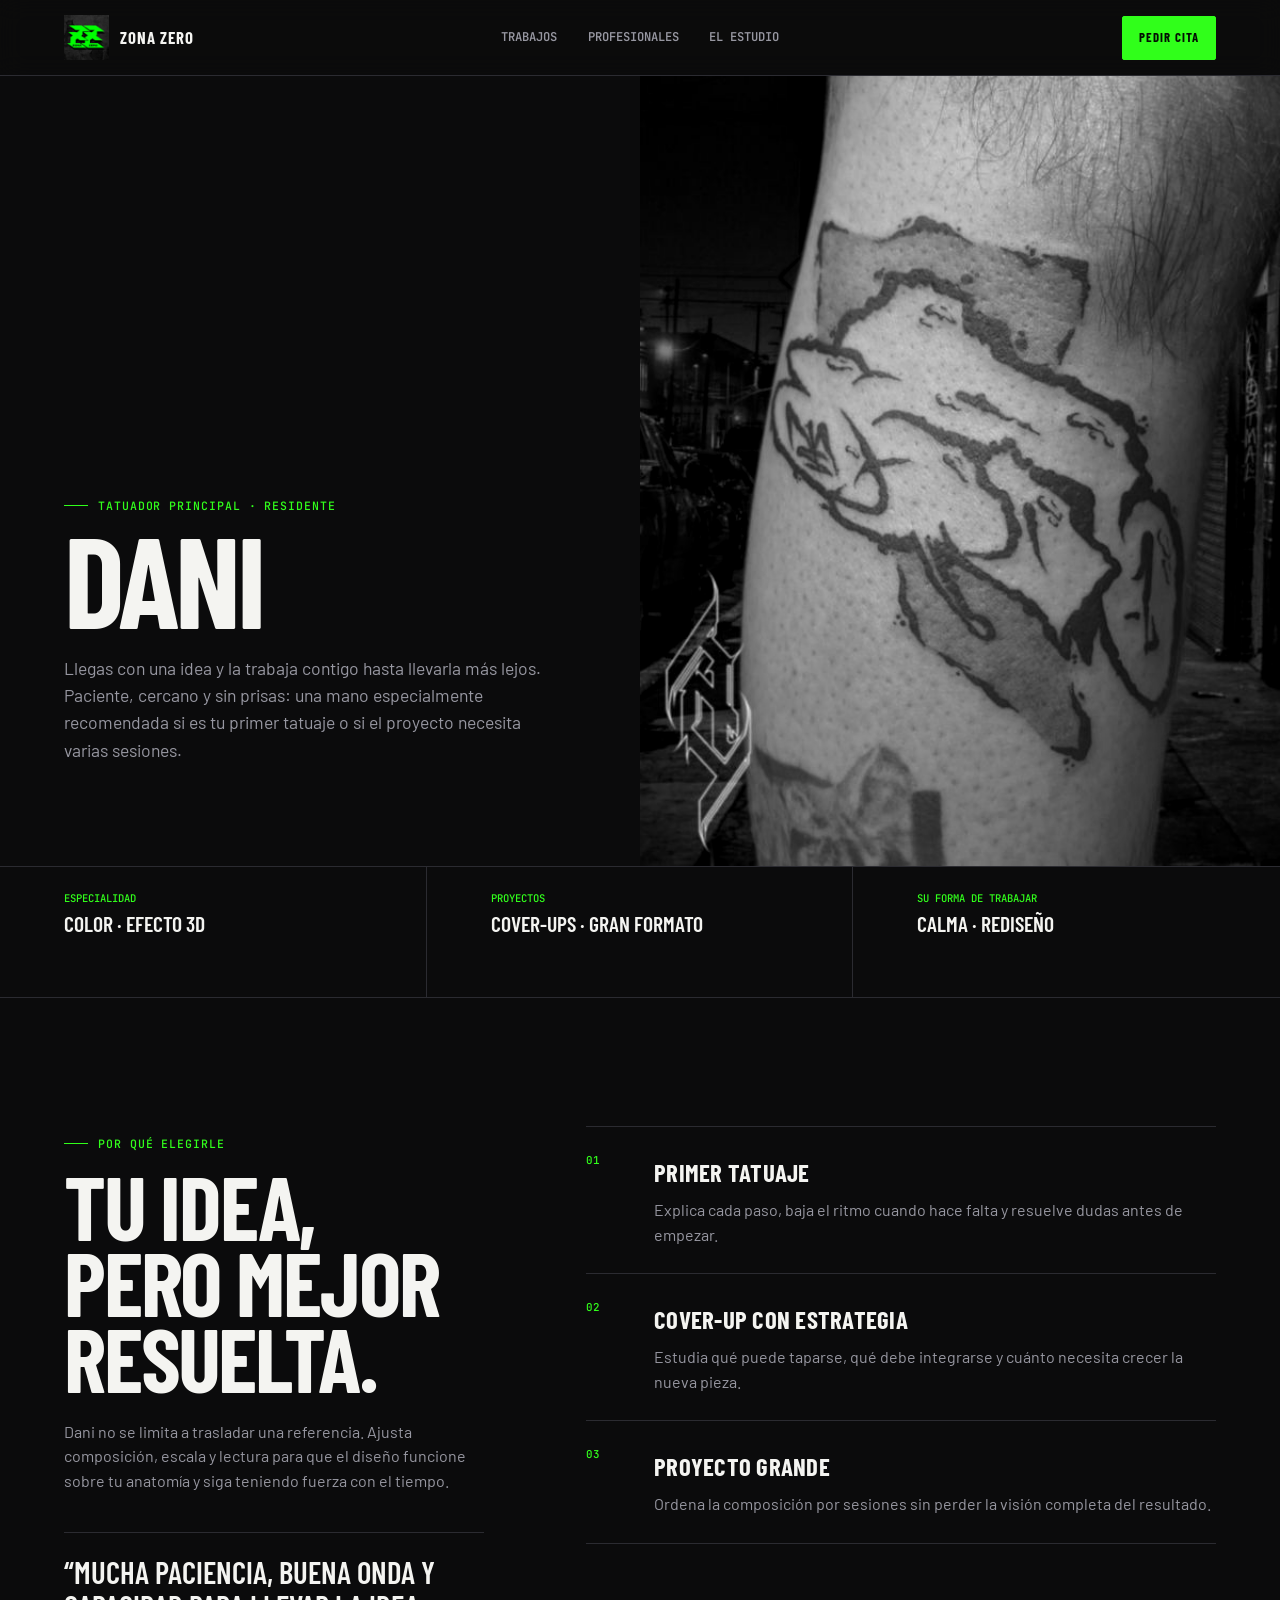
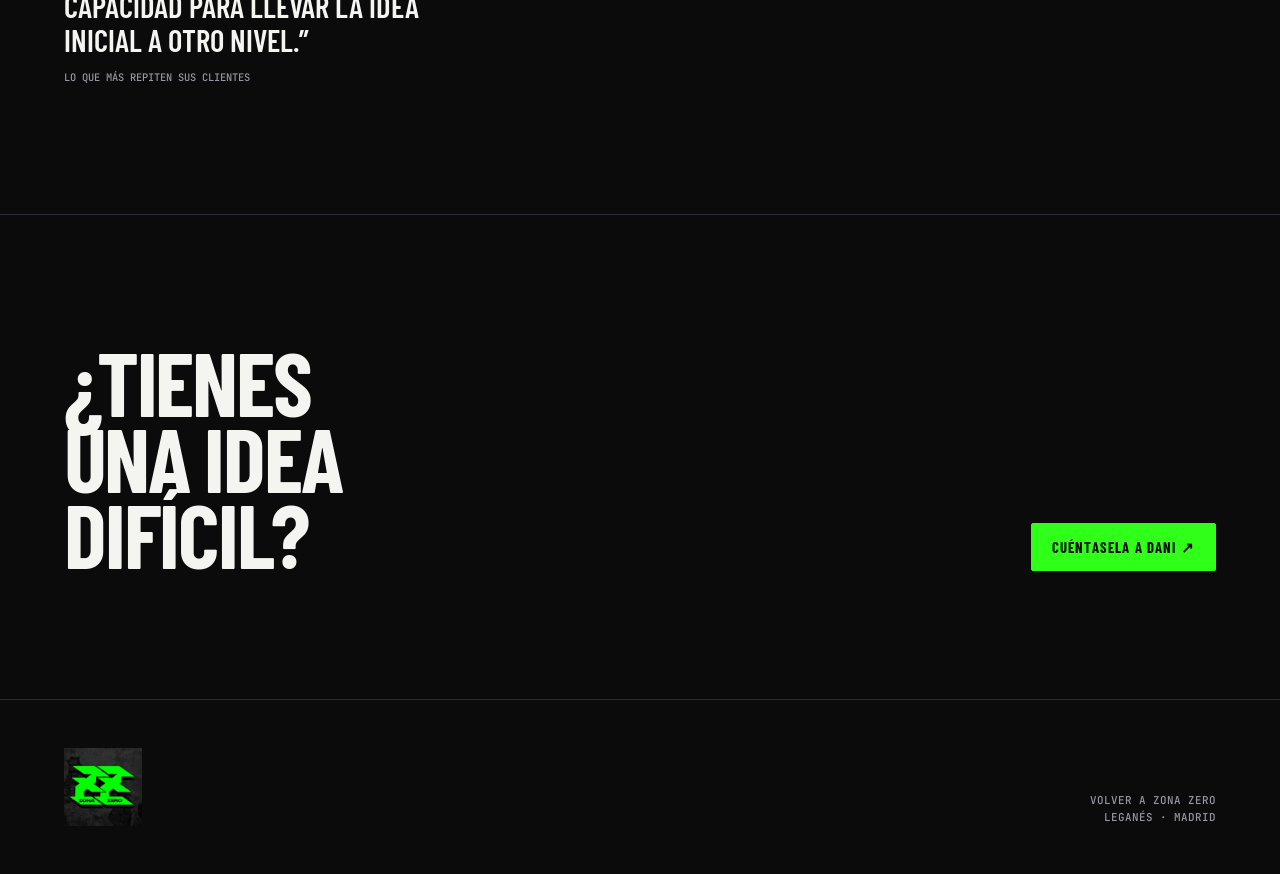
<file: artista-dani.html>
<!doctype html><html lang="es"><head><meta charset="utf-8"><meta name="viewport" content="width=device-width,initial-scale=1"><meta name="description" content="Dani, tatuador principal de Zona Zero: color, efecto 3D, cover-ups y proyectos grandes."><title>Dani — Zona Zero</title><link rel="stylesheet" href="zona-zero.css"></head><body>
<a class="skip-link" href="#contenido">Saltar al contenido</a>
<header class="site-header scrolled" data-od-id="cabecera-dani"><a class="brand" href="index.html" data-od-id="volver-inicio-dani"><img src="mtlu228h-zz_logo.jpg" alt="Zona Zero"><span class="brand-word">Zona Zero</span></a><nav class="desktop-nav" aria-label="Navegación"><a href="index.html#trabajos">Trabajos</a><a href="index.html#artistas">Profesionales</a><a href="index.html#protocolo">El estudio</a></nav><div class="header-actions"><a class="button small" href="index.html?artist=Dani#consulta" data-od-id="reservar-dani-cabecera">Pedir cita</a></div></header>
<main id="contenido">
<section class="artist-hero" data-od-id="hero-dani"><div class="artist-hero-copy"><div class="kicker">Tatuador principal · Residente</div><h1 data-od-id="titulo-dani">Dani</h1><p>Llegas con una idea y la trabaja contigo hasta llevarla más lejos. Paciente, cercano y sin prisas: una mano especialmente recomendada si es tu primer tatuaje o si el proyecto necesita varias sesiones.</p></div><div class="artist-hero-media"><img src="mtlu1h13-zz_post-3.jpg" alt="Detalle de un tatuaje realizado en Zona Zero"></div></section>
<section class="artist-facts" data-od-id="datos-dani"><div class="artist-fact"><b>Especialidad</b><span>Color · Efecto 3D</span></div><div class="artist-fact"><b>Proyectos</b><span>Cover-ups · Gran formato</span></div><div class="artist-fact"><b>Su forma de trabajar</b><span>Calma · Rediseño</span></div></section>
<section class="section" data-od-id="enfoque-dani"><div class="shell trust-layout"><div class="trust-copy"><div class="kicker">Por qué elegirle</div><h2 data-od-id="titulo-enfoque-dani">Tu idea, pero mejor resuelta.</h2><p>Dani no se limita a trasladar una referencia. Ajusta composición, escala y lectura para que el diseño funcione sobre tu anatomía y siga teniendo fuerza con el tiempo.</p><blockquote class="profile-quote">“Mucha paciencia, buena onda y capacidad para llevar la idea inicial a otro nivel.”<footer>Lo que más repiten sus clientes</footer></blockquote></div><div class="protocol"><article class="protocol-item" data-od-id="dani-primer-tattoo"><div><h3>Primer tatuaje</h3><p>Explica cada paso, baja el ritmo cuando hace falta y resuelve dudas antes de empezar.</p></div></article><article class="protocol-item" data-od-id="dani-cover-up"><div><h3>Cover-up con estrategia</h3><p>Estudia qué puede taparse, qué debe integrarse y cuánto necesita crecer la nueva pieza.</p></div></article><article class="protocol-item" data-od-id="dani-proyecto-grande"><div><h3>Proyecto grande</h3><p>Ordena la composición por sesiones sin perder la visión completa del resultado.</p></div></article></div></div></section>
<section class="section" data-od-id="cta-dani"><div class="shell artist-cta"><h2 data-od-id="titulo-cita-dani">¿Tienes una idea difícil?</h2><a class="button" href="index.html?artist=Dani#consulta" data-od-id="reservar-dani">Cuéntasela a Dani ↗</a></div></section>
</main><footer class="site-footer"><div class="footer-row"><img class="footer-logo" src="mtlu228h-zz_logo.jpg" alt="Zona Zero"><div class="footer-copy"><a href="index.html">Volver a Zona Zero</a><br>Leganés · Madrid</div></div></footer></body></html>
</file>
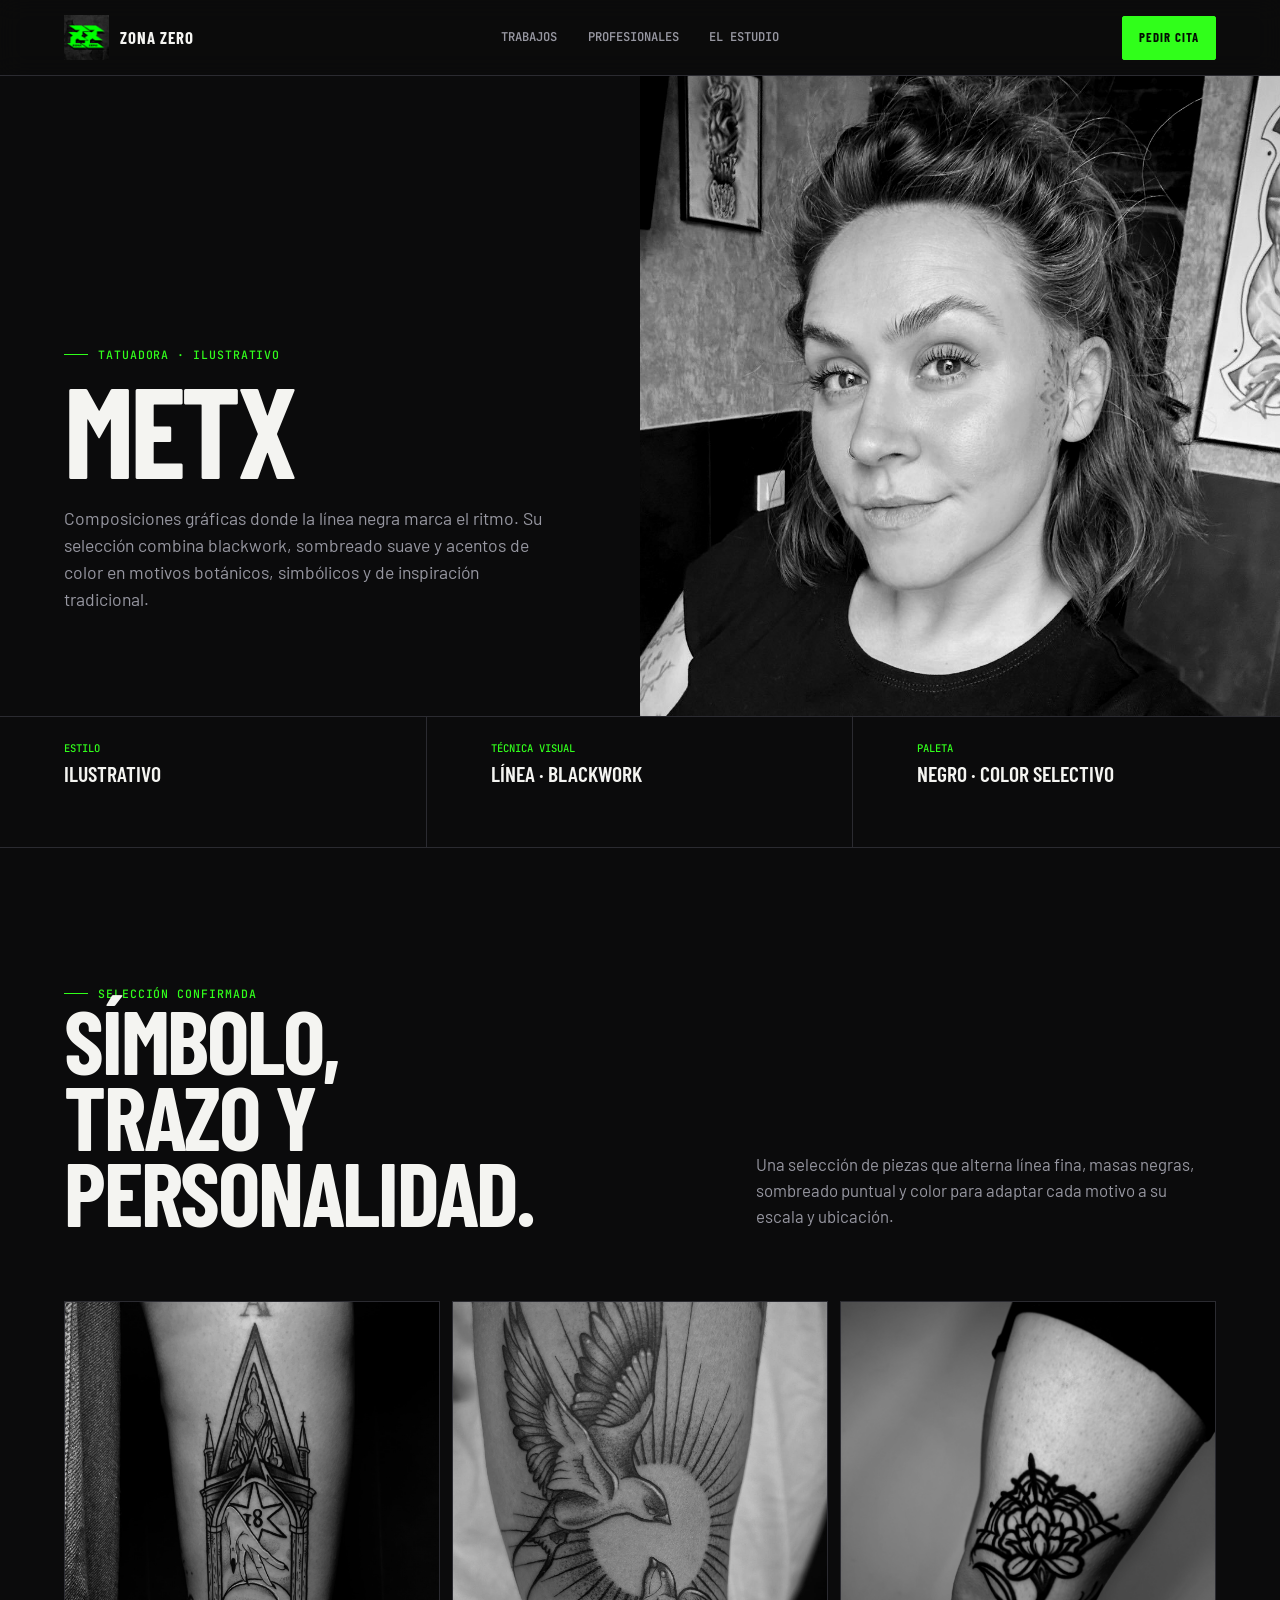
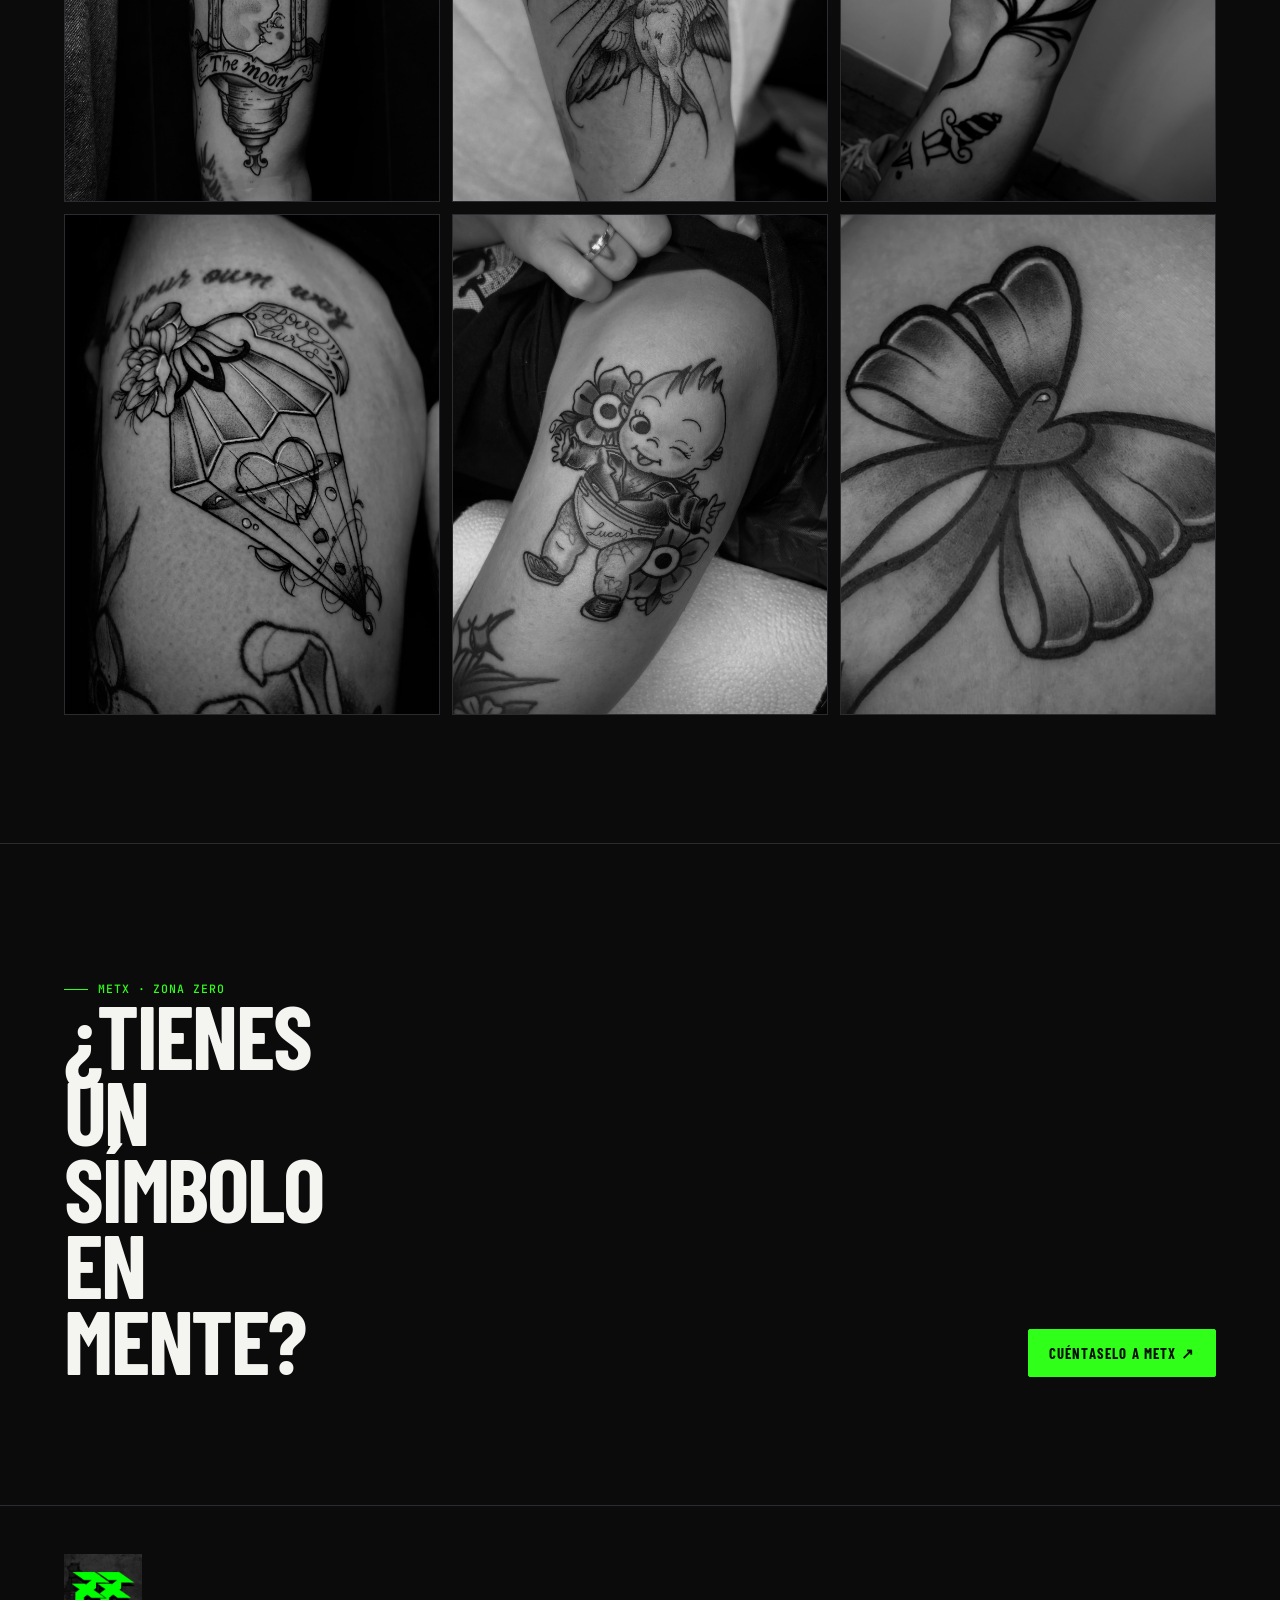
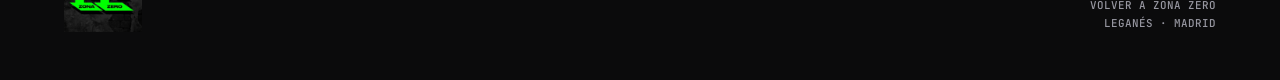
<file: artista-metx.html>
<!doctype html><html lang="es"><head><meta charset="utf-8"><meta name="viewport" content="width=device-width,initial-scale=1"><meta name="description" content="Metx, tatuadora de Zona Zero: ilustración, línea negra, blackwork y color selectivo."><title>Metx — Zona Zero</title><link rel="stylesheet" href="zona-zero.css"></head><body>
<a class="skip-link" href="#contenido">Saltar al contenido</a>
<header class="site-header scrolled" data-od-id="cabecera-metx"><a class="brand" href="index.html" data-od-id="volver-inicio-metx"><img src="mtlu228h-zz_logo.jpg" alt="Zona Zero"><span class="brand-word">Zona Zero</span></a><nav class="desktop-nav" aria-label="Navegación"><a href="index.html#trabajos">Trabajos</a><a href="index.html#artistas">Profesionales</a><a href="index.html#protocolo">El estudio</a></nav><div class="header-actions"><a class="button small" href="index.html?artist=Metx#consulta" data-od-id="reservar-metx-cabecera">Pedir cita</a></div></header>
<main id="contenido">
<section class="artist-hero" data-od-id="hero-metx"><div class="artist-hero-copy"><div class="kicker">Tatuadora · Ilustrativo</div><h1 data-od-id="titulo-metx">Metx</h1><p>Composiciones gráficas donde la línea negra marca el ritmo. Su selección combina blackwork, sombreado suave y acentos de color en motivos botánicos, simbólicos y de inspiración tradicional.</p></div><div class="artist-hero-media"><img src="mtpk42zf-metxArtisjpg.jpg" width="1080" height="1080" fetchpriority="high" alt="Retrato de Metx, tatuadora de Zona Zero"></div></section>
<section class="artist-facts" data-od-id="datos-metx"><div class="artist-fact"><b>Estilo</b><span>Ilustrativo</span></div><div class="artist-fact"><b>Técnica visual</b><span>Línea · Blackwork</span></div><div class="artist-fact"><b>Paleta</b><span>Negro · Color selectivo</span></div></section>
<section class="section" data-od-id="trabajos-metx"><div class="shell"><div class="section-head"><div><div class="kicker">Selección confirmada</div><h2 data-od-id="titulo-trabajos-metx">Símbolo, trazo y personalidad.</h2></div><p class="section-intro">Una selección de piezas que alterna línea fina, masas negras, sombreado puntual y color para adaptar cada motivo a su escala y ubicación.</p></div><div class="artist-work">
<figure data-od-id="trabajo-metx-luna"><img src="mto1gl65-SaveClip.App_473707889_18495452926021141_3606689238667488404_n.jpg" width="1440" height="1800" loading="lazy" decoding="async" alt="Tatuaje ilustrativo de la carta de la Luna realizado por Metx"></figure>
<figure data-od-id="trabajo-metx-golondrinas"><img src="mto1gl75-SaveClip.App_582437860_18556206010021141_1105020117768374969_n.jpg" width="1440" height="1920" loading="lazy" decoding="async" alt="Tatuaje de dos golondrinas con línea negra realizado por Metx"></figure>
<figure data-od-id="trabajo-metx-flor"><img src="mto1gl89-SaveClip.App_743034709_18620935540021141_1085293683203218751_n.jpg" width="3072" height="4096" loading="lazy" decoding="async" alt="Tatuaje blackwork de flor y ornamentación realizado por Metx"></figure>
<figure data-od-id="trabajo-metx-corazon"><img src="mto1glpg-SaveClip.App_491449096_18515748304021141_5132975024518017276_n.jpg" width="1440" height="1800" loading="lazy" decoding="async" alt="Tatuaje ilustrativo de corazón geométrico realizado por Metx"></figure>
<figure data-od-id="trabajo-metx-personaje"><img src="mto1glqz-SaveClip.App_573364369_18554315131021141_6294255585830782481_n.jpg" width="1440" height="1920" loading="lazy" decoding="async" alt="Tatuaje de personaje con flores y color selectivo realizado por Metx"></figure>
<figure data-od-id="trabajo-metx-mariposa"><img src="mto1glu2-SaveClip.App_486958963_18509873992021141_4207262605988160805_n.jpg" width="1440" height="1440" loading="lazy" decoding="async" alt="Tatuaje de mariposa con acento rojo realizado por Metx"></figure>
</div></div></section>
<section class="section" data-od-id="cta-metx"><div class="shell artist-cta"><div><div class="kicker">Metx · Zona Zero</div><h2 data-od-id="titulo-cita-metx">¿Tienes un símbolo en mente?</h2></div><div class="artist-cta-actions"><a class="button" href="index.html?artist=Metx#consulta" data-od-id="reservar-metx">Cuéntaselo a Metx ↗</a></div></div></section>
</main><footer class="site-footer"><div class="footer-row"><img class="footer-logo" src="mtlu228h-zz_logo.jpg" alt="Zona Zero"><div class="footer-copy"><a href="index.html">Volver a Zona Zero</a><br>Leganés · Madrid</div></div></footer></body></html>
</file>
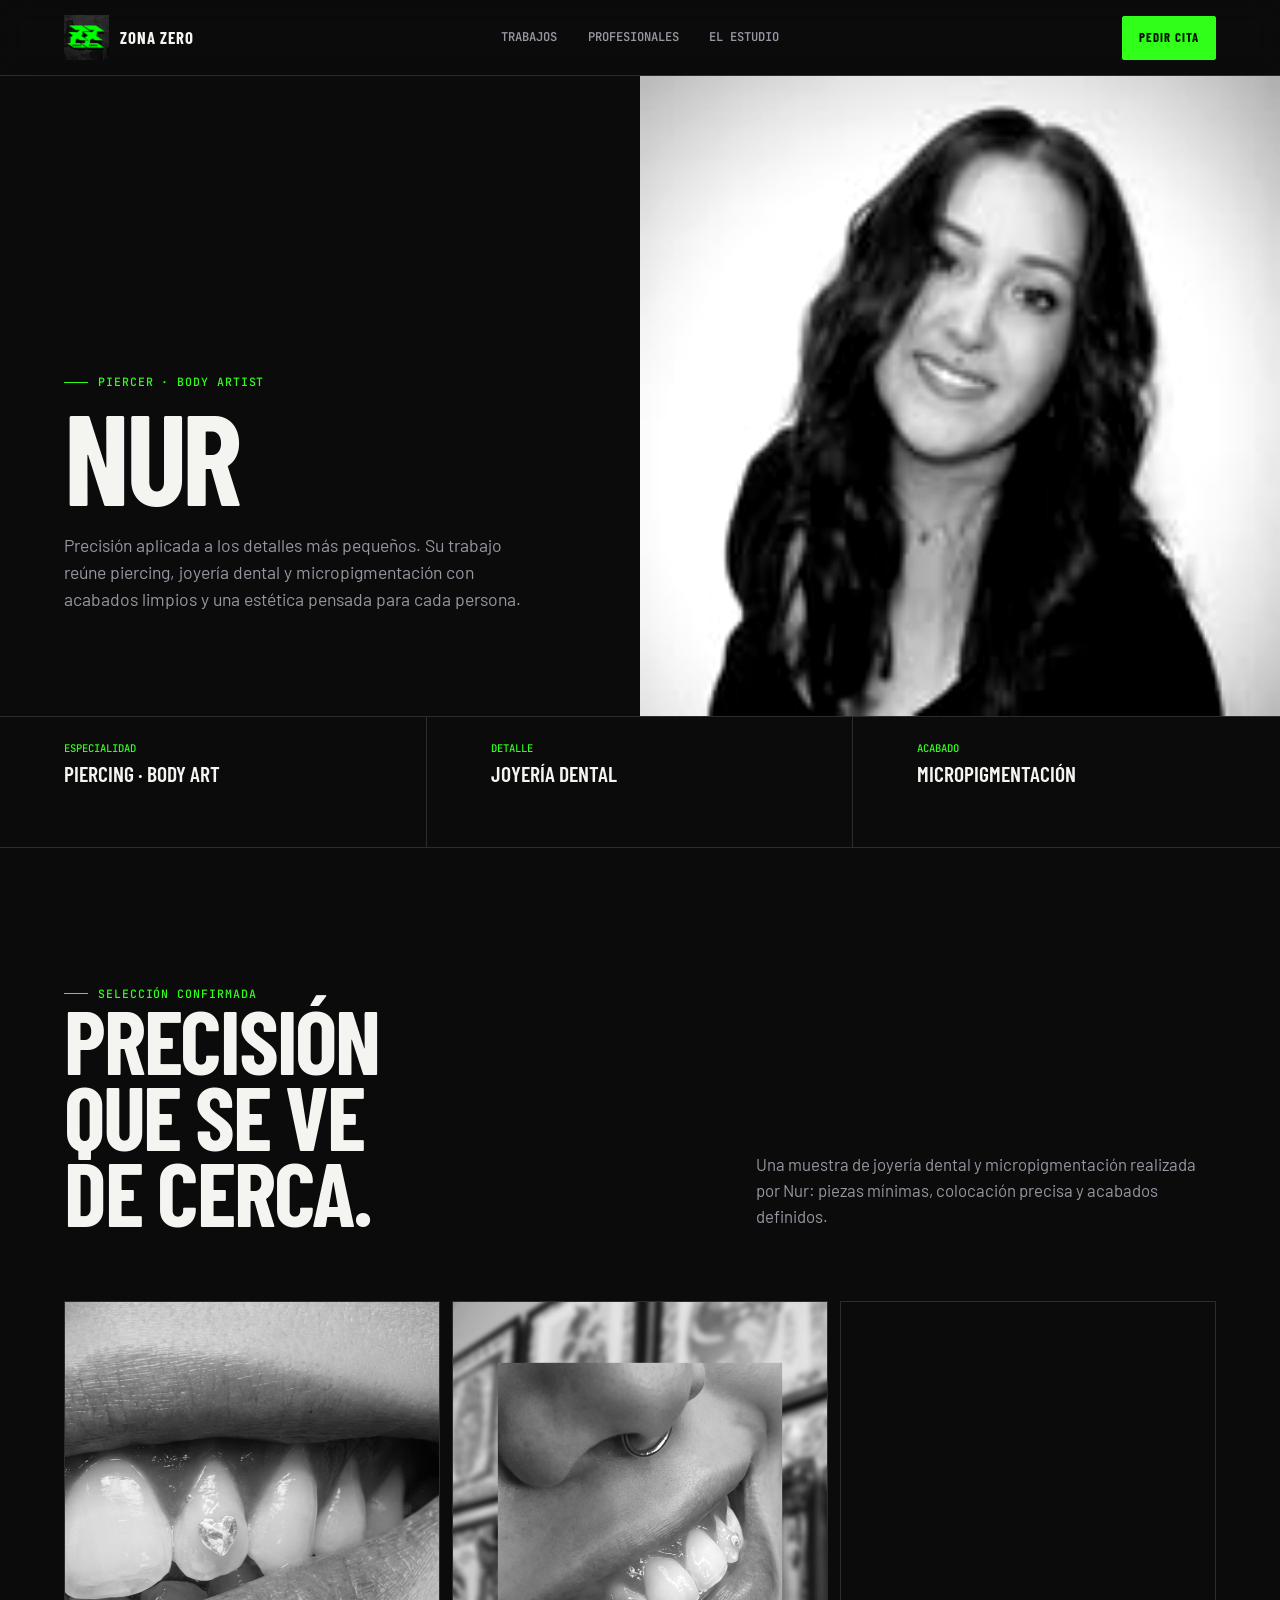
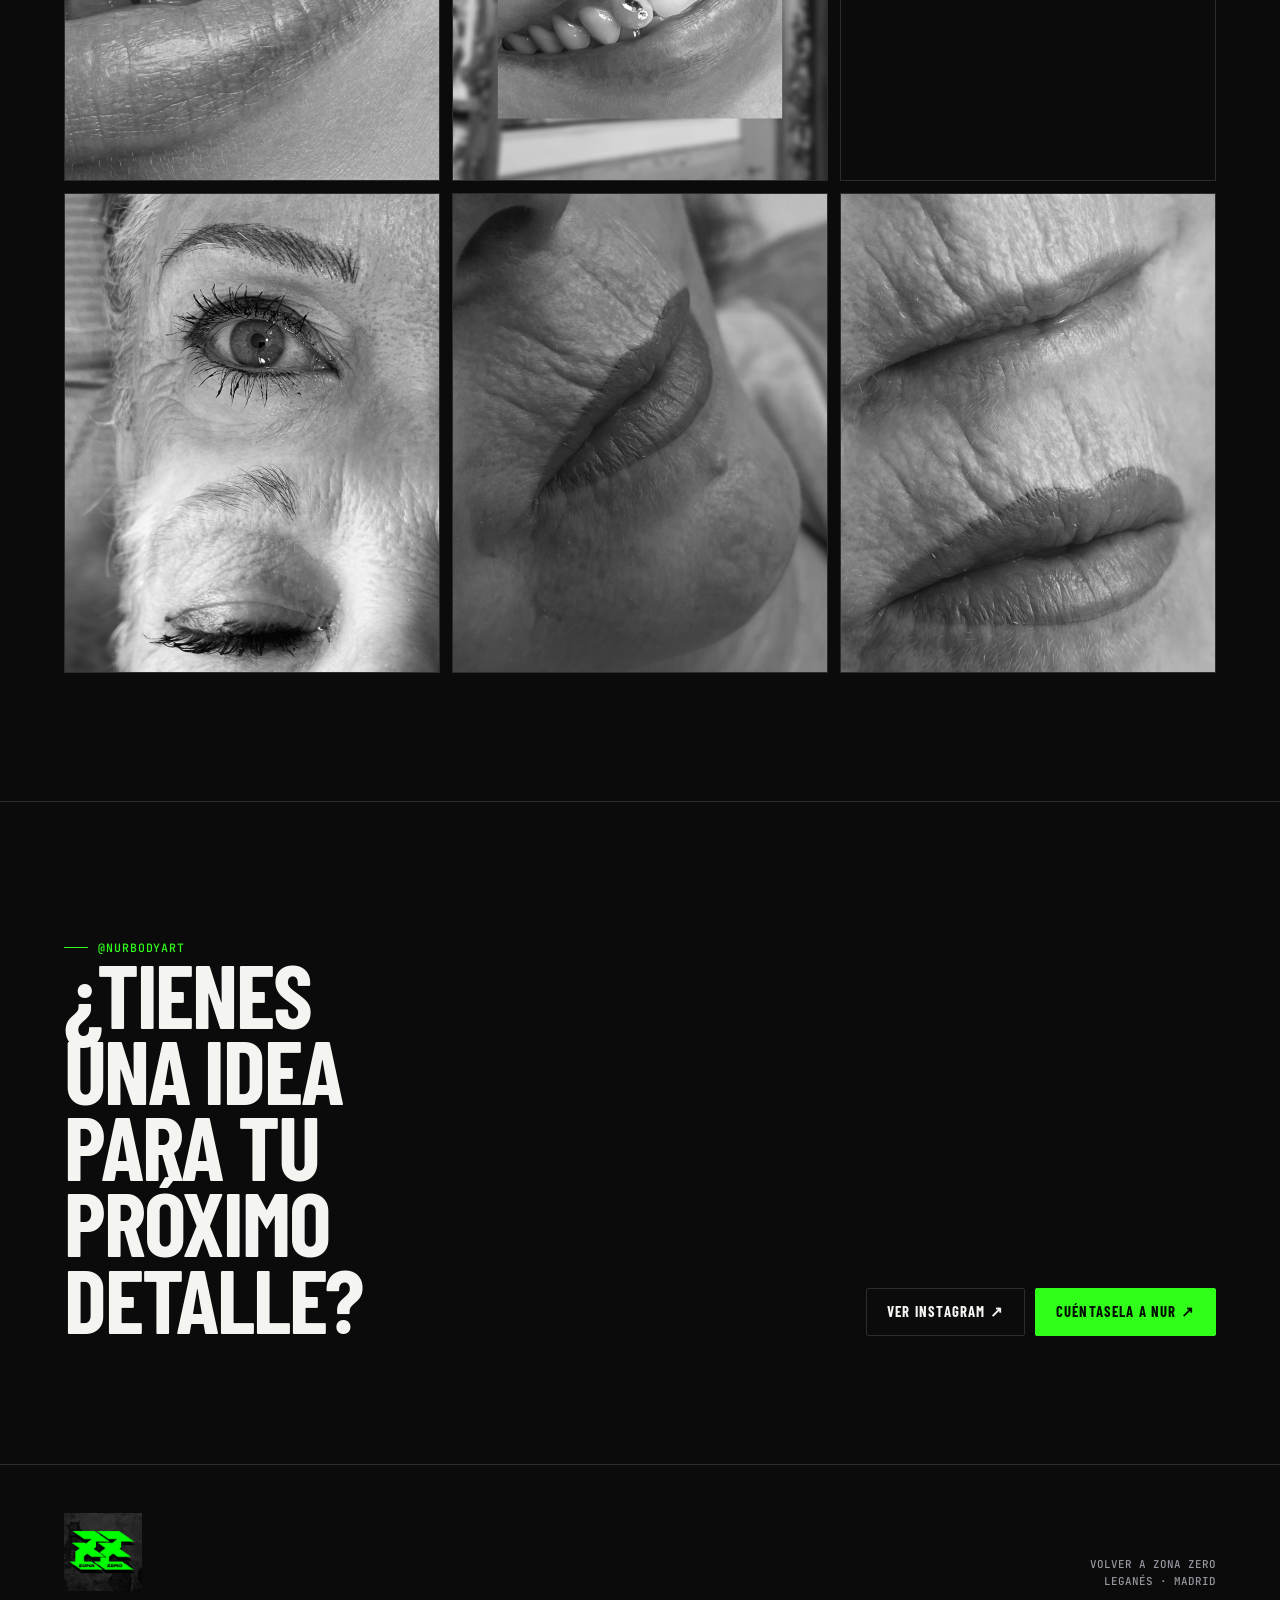
<file: artista-nur.html>
<!doctype html><html lang="es"><head><meta charset="utf-8"><meta name="viewport" content="width=device-width,initial-scale=1"><meta name="description" content="Nur, piercer y body artist de Zona Zero: piercing, joyería dental y micropigmentación con precisión y detalle."><title>Nur — Zona Zero</title><link rel="stylesheet" href="zona-zero.css"></head><body>
<a class="skip-link" href="#contenido">Saltar al contenido</a>
<header class="site-header scrolled" data-od-id="cabecera-nur"><a class="brand" href="index.html" data-od-id="volver-inicio-nur"><img src="mtlu228h-zz_logo.jpg" alt="Zona Zero"><span class="brand-word">Zona Zero</span></a><nav class="desktop-nav" aria-label="Navegación"><a href="index.html#trabajos">Trabajos</a><a href="index.html#artistas">Profesionales</a><a href="index.html#protocolo">El estudio</a></nav><div class="header-actions"><a class="button small" href="index.html?artist=Nur#consulta" data-od-id="reservar-nur-cabecera">Pedir cita</a></div></header>
<main id="contenido">
<section class="artist-hero" data-od-id="hero-nur"><div class="artist-hero-copy"><div class="kicker">Piercer · Body artist</div><h1 data-od-id="titulo-nur">Nur</h1><p>Precisión aplicada a los detalles más pequeños. Su trabajo reúne piercing, joyería dental y micropigmentación con acabados limpios y una estética pensada para cada persona.</p></div><div class="artist-hero-media"><img src="mtpkht5n-microPiercingArtis.jpg" width="150" height="150" fetchpriority="high" alt="Retrato de Nur, piercer y especialista en micropigmentación de Zona Zero"></div></section>
<section class="artist-facts" data-od-id="datos-nur"><div class="artist-fact"><b>Especialidad</b><span>Piercing · Body art</span></div><div class="artist-fact"><b>Detalle</b><span>Joyería dental</span></div><div class="artist-fact"><b>Acabado</b><span>Micropigmentación</span></div></section>
<section class="section" data-od-id="trabajos-nur"><div class="shell"><div class="section-head"><div><div class="kicker">Selección confirmada</div><h2 data-od-id="titulo-trabajos-nur">Precisión que se ve de cerca.</h2></div><p class="section-intro">Una muestra de joyería dental y micropigmentación realizada por Nur: piezas mínimas, colocación precisa y acabados definidos.</p></div><div class="artist-work">
<figure data-od-id="trabajo-nur-joya-corazon"><img src="mto06v1k-SaveClip.App_681920740_18110944048885101_4937448264770988936_n.jpg" width="1440" height="1794" loading="lazy" decoding="async" alt="Joya dental iridiscente con forma de corazón colocada por Nur"></figure>
<figure data-od-id="trabajo-nur-joyas-dentales"><img src="mto06v59-SaveClip.App_675438174_18110944030885101_3255893492332117362_n.jpg" width="1440" height="1800" loading="lazy" decoding="async" alt="Composición de joyas dentales plateadas e iridiscentes realizada por Nur"></figure>
<figure data-od-id="trabajo-nur-joyas-lagrima"><img src="mto06v8l-SaveClip.App_681595011_18110944039885101_22415362082006325_n.jpg" width="1440" height="1794" loading="lazy" decoding="async" alt="Dos joyas dentales transparentes colocadas por Nur"></figure>
<figure data-od-id="trabajo-nur-micropigmentacion-ojos"><img src="mto06vd3-SaveClip.App_649227675_18105341041885101_5018355703711365977_n.jpg" width="1440" height="1801" loading="lazy" decoding="async" alt="Resultado de micropigmentación de ojos y cejas realizado por Nur"></figure>
<figure data-od-id="trabajo-nur-micropigmentacion-labios"><img src="mto06vh7-SaveClip.App_652576195_18106226890885101_2053082643598427625_n.jpg" width="1440" height="1794" loading="lazy" decoding="async" alt="Micropigmentación de labios en tono rosa realizada por Nur"></figure>
<figure data-od-id="trabajo-nur-labios-antes-despues"><img src="mto06vhs-SaveClip.App_652829597_18106226863885101_9049998928136920629_n.jpg" width="1440" height="1801" loading="lazy" decoding="async" alt="Comparativa antes y después de una micropigmentación de labios realizada por Nur"></figure>
</div></div></section>
<section class="section" data-od-id="cta-nur"><div class="shell artist-cta"><div><div class="kicker">@nurbodyart</div><h2 data-od-id="titulo-cita-nur">¿Tienes una idea para tu próximo detalle?</h2></div><div class="artist-cta-actions"><a class="button secondary" href="https://www.instagram.com/nurbodyart/" target="_blank" rel="noopener noreferrer" data-od-id="instagram-nur">Ver Instagram ↗</a><a class="button" href="index.html?artist=Nur#consulta" data-od-id="reservar-nur">Cuéntasela a Nur ↗</a></div></div></section>
</main><footer class="site-footer"><div class="footer-row"><img class="footer-logo" src="mtlu228h-zz_logo.jpg" alt="Zona Zero"><div class="footer-copy"><a href="index.html">Volver a Zona Zero</a><br>Leganés · Madrid</div></div></footer></body></html>
</file>
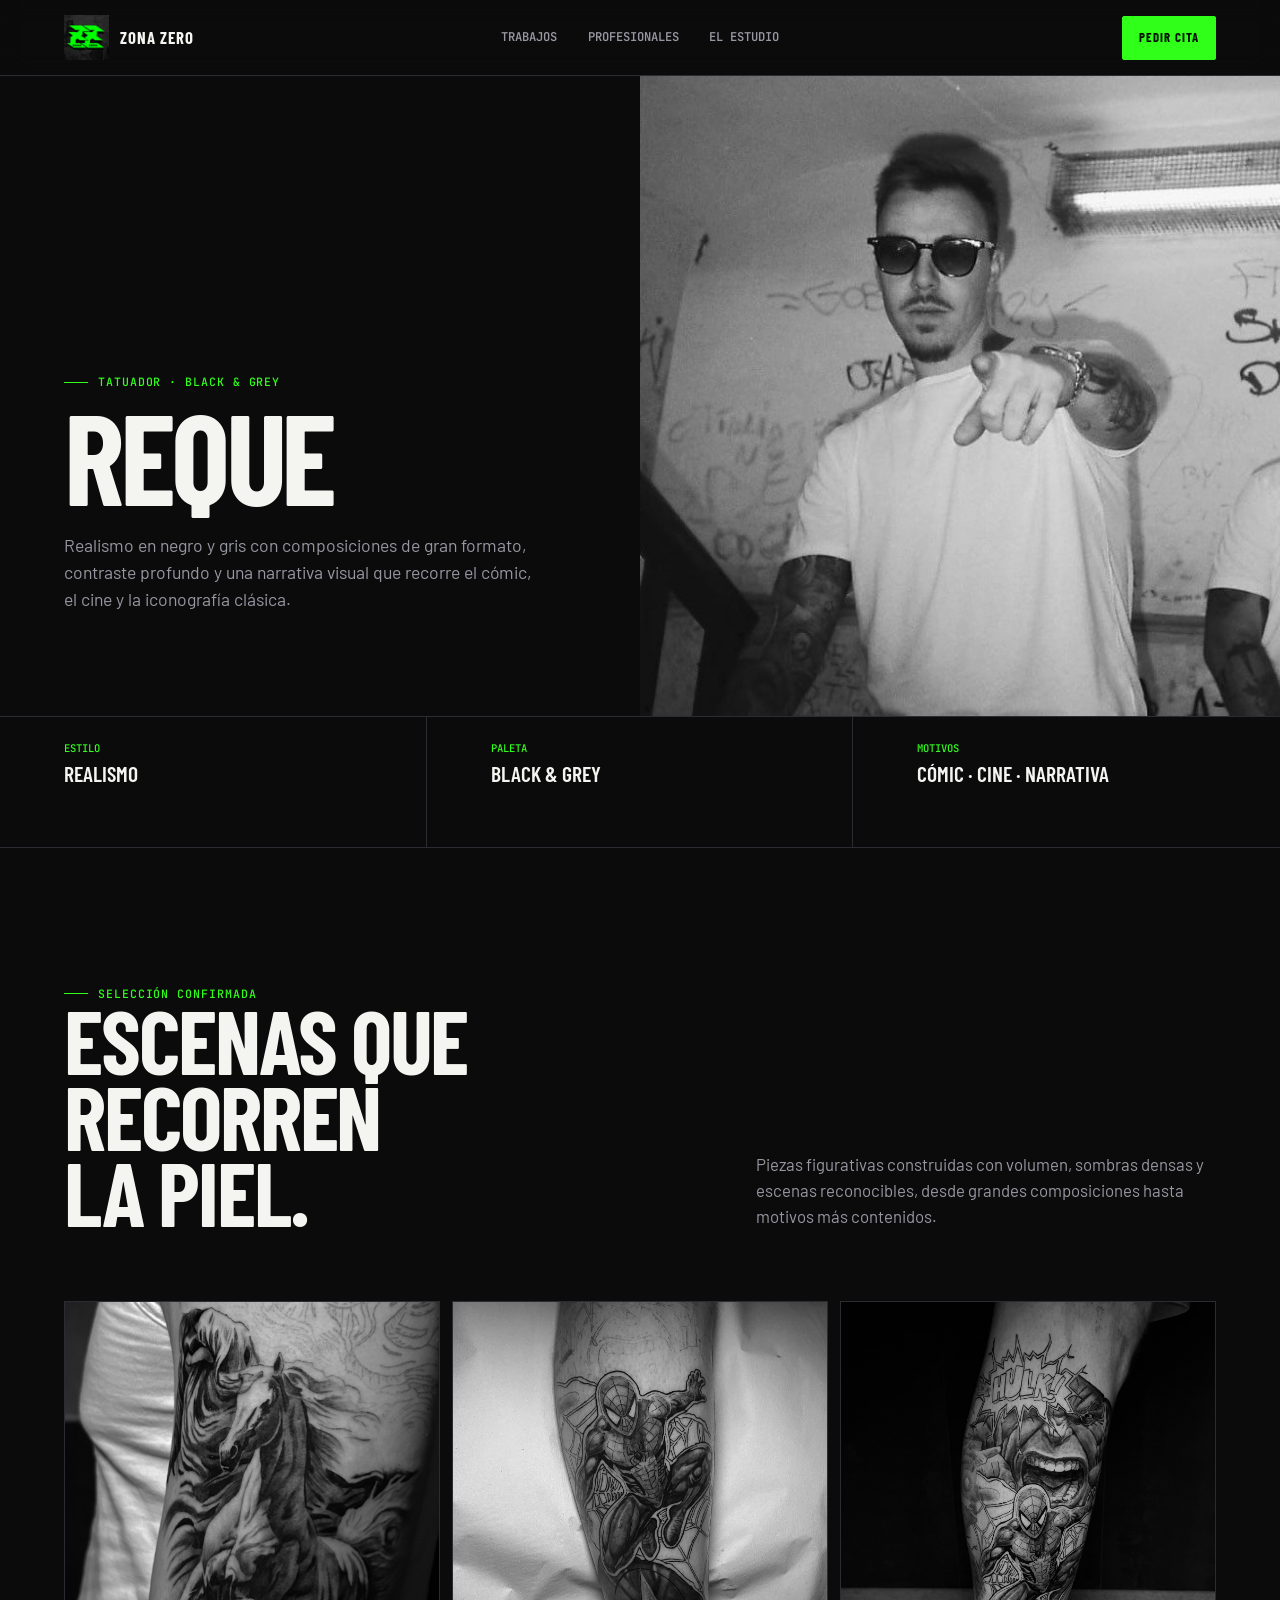
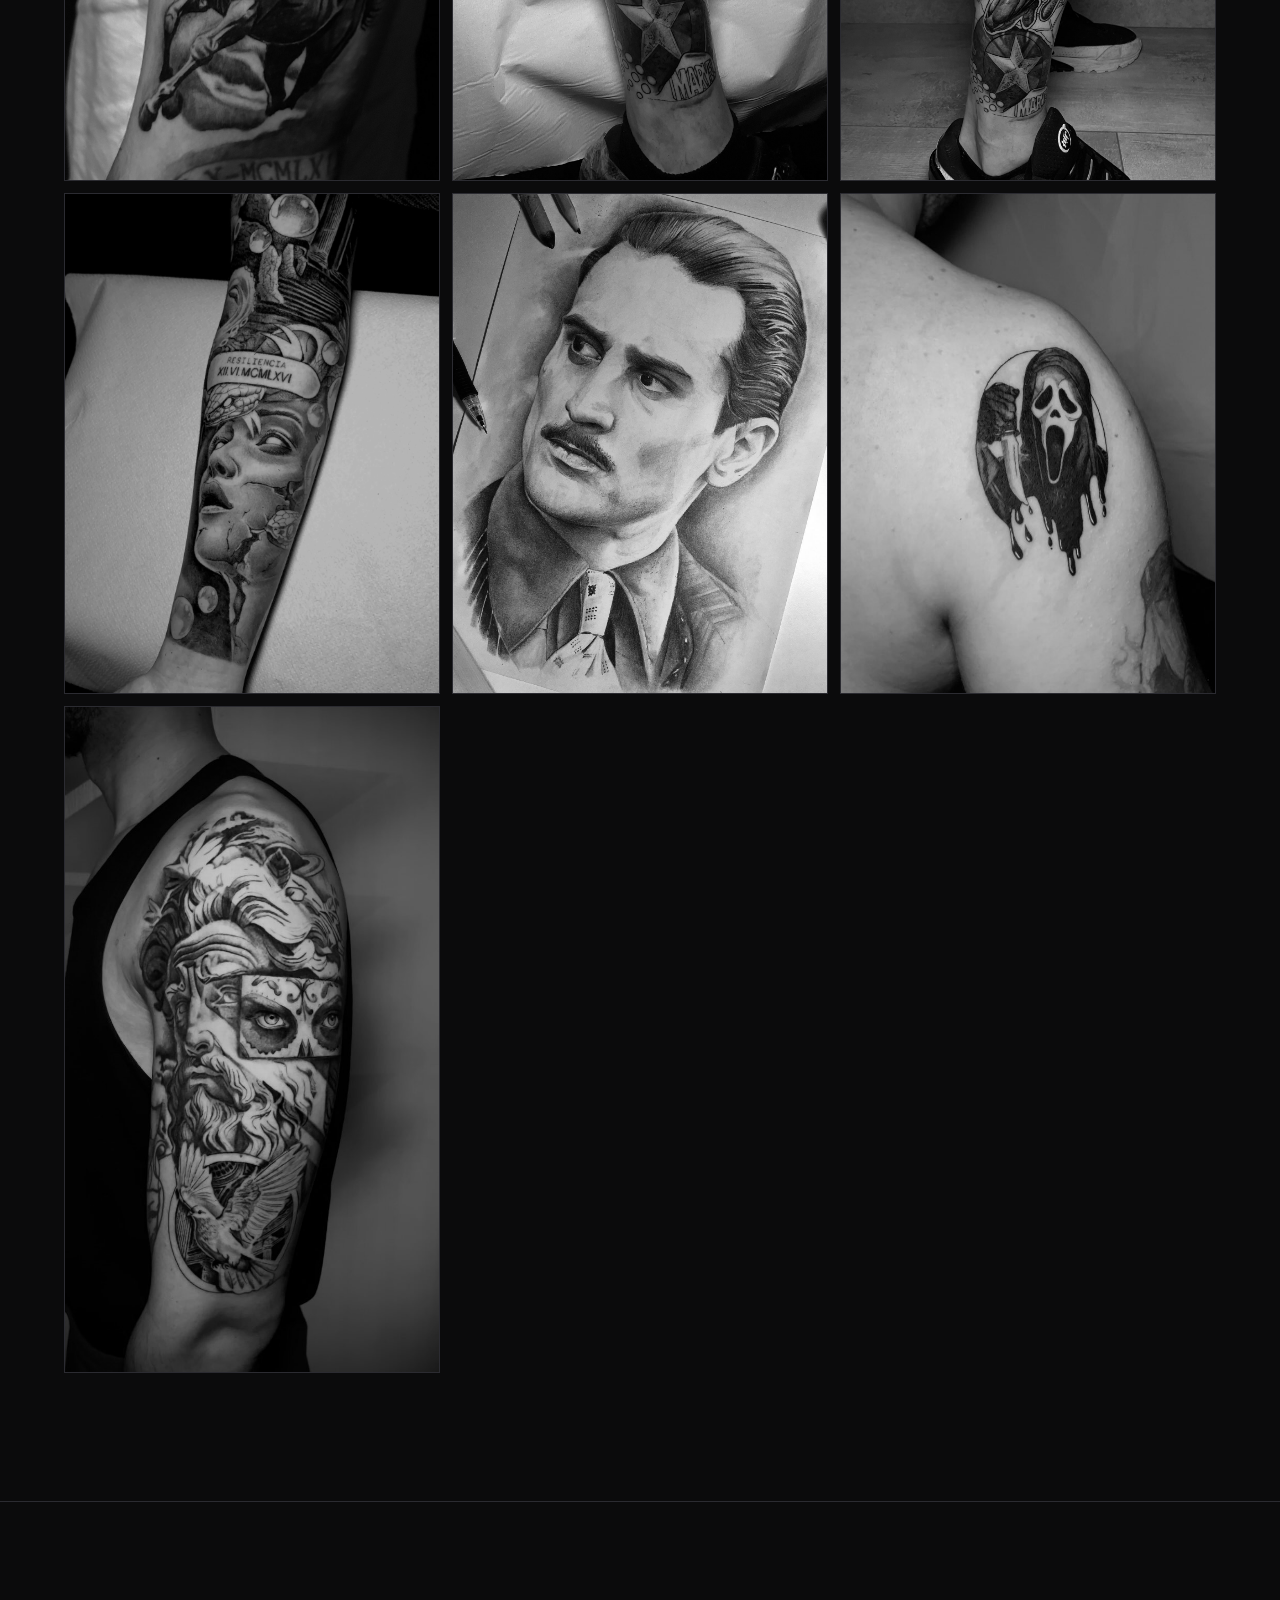
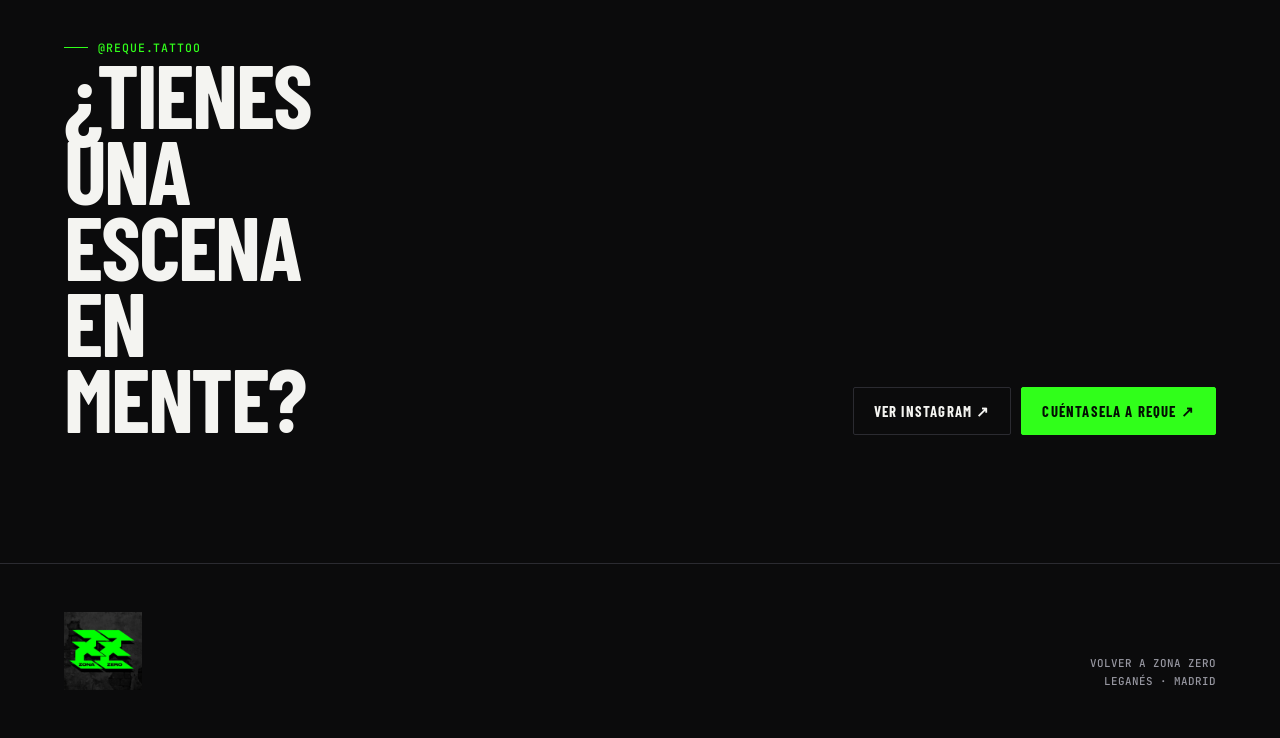
<file: artista-reque.html>
<!doctype html><html lang="es"><head><meta charset="utf-8"><meta name="viewport" content="width=device-width,initial-scale=1"><meta name="description" content="Reque, tatuador de Zona Zero: realismo Black &amp; Grey, composiciones narrativas y referencias de cómic y cine."><title>Reque — Zona Zero</title><link rel="stylesheet" href="zona-zero.css"></head><body>
<a class="skip-link" href="#contenido">Saltar al contenido</a>
<header class="site-header scrolled" data-od-id="cabecera-reque"><a class="brand" href="index.html" data-od-id="volver-inicio-reque"><img src="mtlu228h-zz_logo.jpg" alt="Zona Zero"><span class="brand-word">Zona Zero</span></a><nav class="desktop-nav" aria-label="Navegación"><a href="index.html#trabajos">Trabajos</a><a href="index.html#artistas">Profesionales</a><a href="index.html#protocolo">El estudio</a></nav><div class="header-actions"><a class="button small" href="index.html?artist=Reque#consulta" data-od-id="reservar-reque-cabecera">Pedir cita</a></div></header>
<main id="contenido">
<section class="artist-hero" data-od-id="hero-reque"><div class="artist-hero-copy"><div class="kicker">Tatuador · Black &amp; Grey</div><h1 data-od-id="titulo-reque">Reque</h1><p>Realismo en negro y gris con composiciones de gran formato, contraste profundo y una narrativa visual que recorre el cómic, el cine y la iconografía clásica.</p></div><div class="artist-hero-media"><img src="mto16aii-reque.tattoo.jpg" width="655" height="655" fetchpriority="high" alt="Retrato en blanco y negro de Reque, tatuador de Zona Zero"></div></section>
<section class="artist-facts" data-od-id="datos-reque"><div class="artist-fact"><b>Estilo</b><span>Realismo</span></div><div class="artist-fact"><b>Paleta</b><span>Black &amp; Grey</span></div><div class="artist-fact"><b>Motivos</b><span>Cómic · Cine · Narrativa</span></div></section>
<section class="section" data-od-id="trabajos-reque"><div class="shell"><div class="section-head"><div><div class="kicker">Selección confirmada</div><h2 data-od-id="titulo-trabajos-reque">Escenas que recorren la piel.</h2></div><p class="section-intro">Piezas figurativas construidas con volumen, sombras densas y escenas reconocibles, desde grandes composiciones hasta motivos más contenidos.</p></div><div class="artist-work">
<figure data-od-id="trabajo-reque-caballos"><img src="mto16a2a-SaveClip.App_655500316_18102399778930014_3990111600828746515_n.jpg" width="1440" height="1440" loading="lazy" decoding="async" alt="Tatuaje Black and Grey de caballos realizado por Reque"></figure>
<figure data-od-id="trabajo-reque-spiderman-detalle"><img src="mto16a57-SaveClip.App_653387536_18015155474830186_8685649210598602147_n.jpg" width="1440" height="1800" loading="lazy" decoding="async" alt="Detalle de tatuaje de Spider-Man realizado por Reque"></figure>
<figure data-od-id="trabajo-reque-spiderman-completo"><img src="mto16ac1-SaveClip.App_657199387_18097282652318172_5776100785688546468_n.jpg" width="1440" height="1800" loading="lazy" decoding="async" alt="Composición completa de Spider-Man y Hulk tatuada por Reque"></figure>
<figure data-od-id="trabajo-reque-retrato"><img src="mto16agf-SaveClip.App_696505405_18129936442600070_3972151268005842503_n.jpg" width="2160" height="2880" loading="lazy" decoding="async" alt="Tatuaje realista de rostro y serpientes realizado por Reque"></figure>
<figure data-od-id="trabajo-reque-dali"><img src="mto16aii-SaveClip.App_619720863_18093639572490085_7452303675189049952_n.jpg" width="1440" height="1800" loading="lazy" decoding="async" alt="Retrato a grafito de Salvador Dalí realizado por Reque"></figure>
<figure data-od-id="trabajo-reque-scream"><img src="mto16aka-SaveClip.App_624928607_2070226300428407_4632931483161169650_n.jpg" width="720" height="900" loading="lazy" decoding="async" alt="Tatuaje de Ghostface realizado por Reque"></figure>
<figure data-od-id="trabajo-reque-manga"><img src="mto16akc-SaveClip.App_503578159_712111837874199_3191922486799424700_n.jpg" width="720" height="1280" loading="lazy" decoding="async" alt="Tatuaje de manga Black and Grey con retratos realizado por Reque"></figure>
</div></div></section>
<section class="section" data-od-id="cta-reque"><div class="shell artist-cta"><div><div class="kicker">@reque.tattoo</div><h2 data-od-id="titulo-cita-reque">¿Tienes una escena en mente?</h2></div><div class="artist-cta-actions"><a class="button secondary" href="https://www.instagram.com/reque.tattoo/" target="_blank" rel="noopener noreferrer" data-od-id="instagram-reque">Ver Instagram ↗</a><a class="button" href="index.html?artist=Reque#consulta" data-od-id="reservar-reque">Cuéntasela a Reque ↗</a></div></div></section>
</main><footer class="site-footer"><div class="footer-row"><img class="footer-logo" src="mtlu228h-zz_logo.jpg" alt="Zona Zero"><div class="footer-copy"><a href="index.html">Volver a Zona Zero</a><br>Leganés · Madrid</div></div></footer></body></html>
</file>
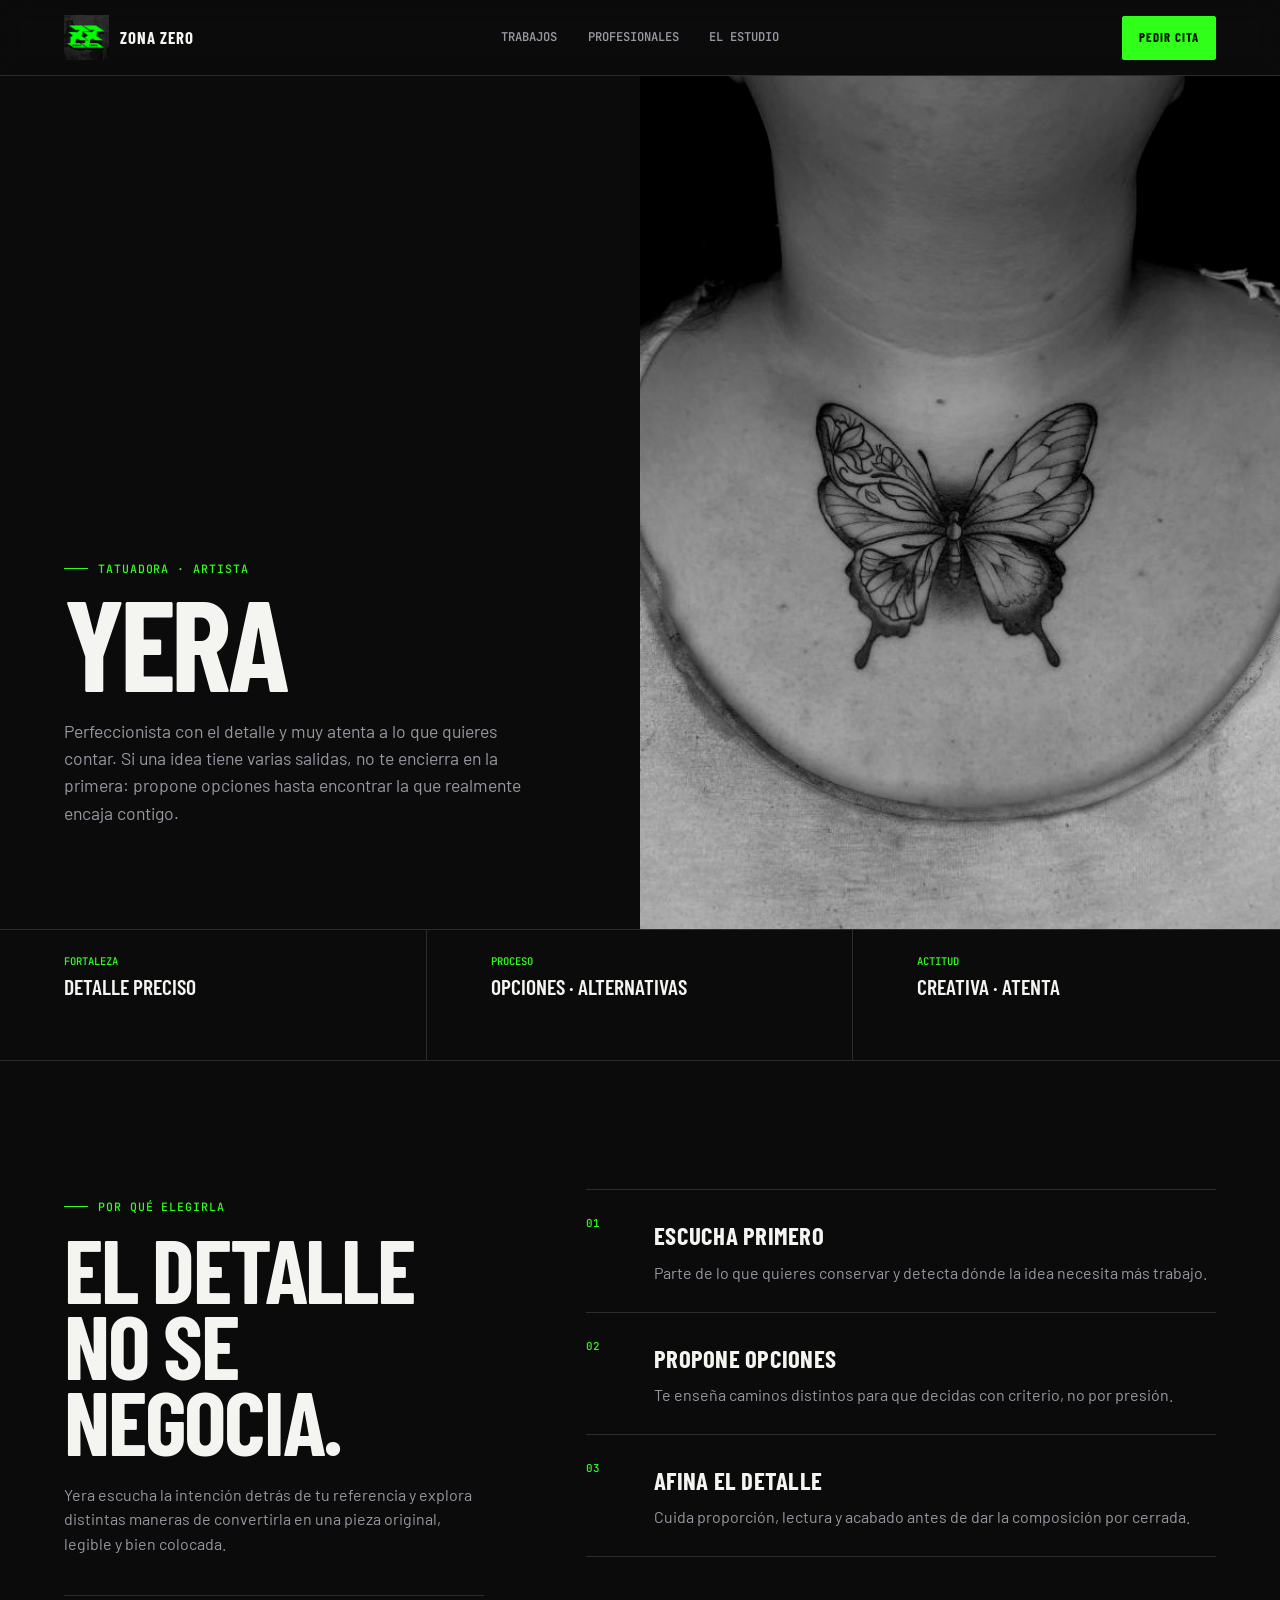
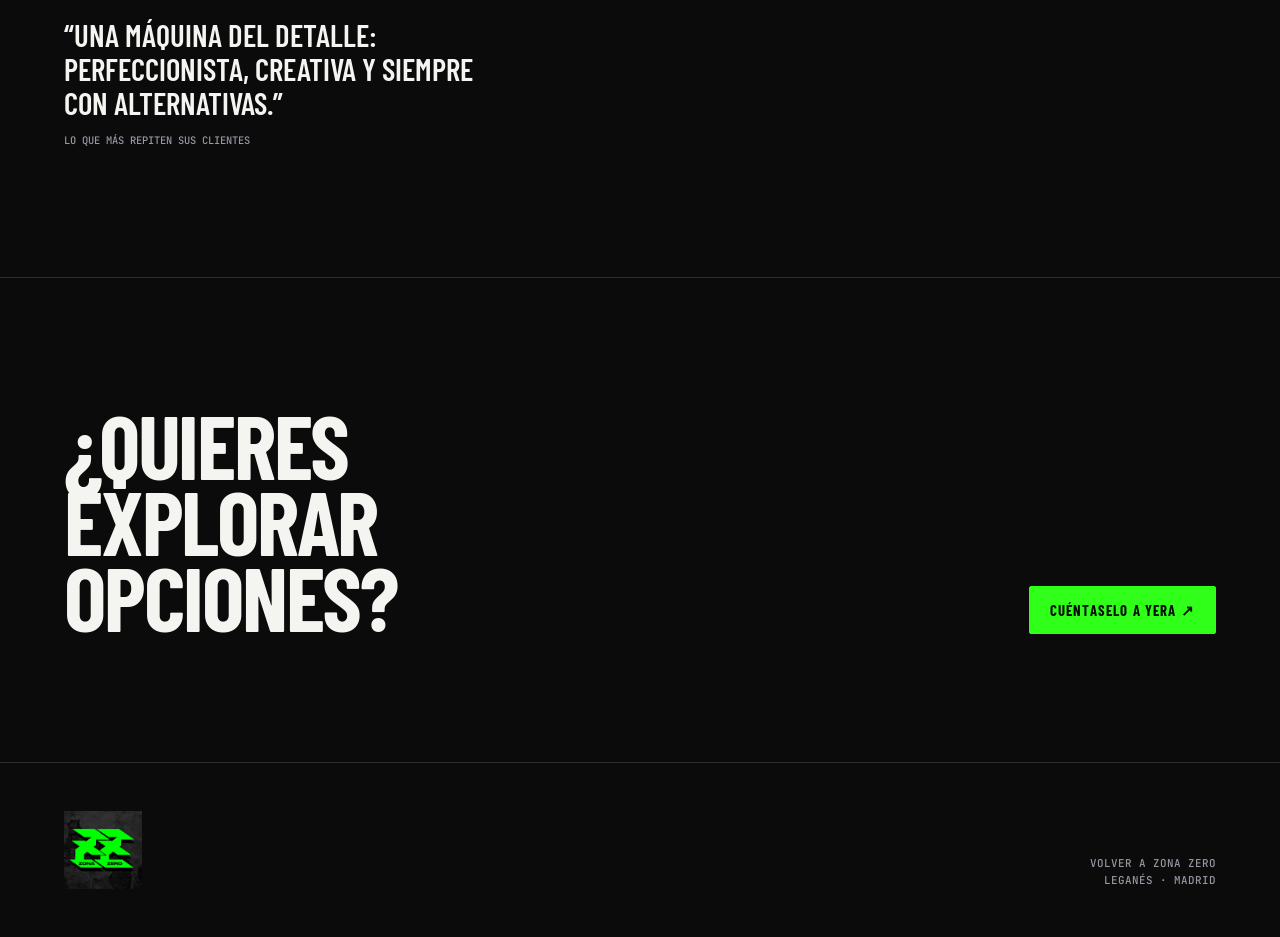
<file: artista-yera.html>
<!doctype html><html lang="es"><head><meta charset="utf-8"><meta name="viewport" content="width=device-width,initial-scale=1"><meta name="description" content="Yera, tatuadora de Zona Zero: detalle, creatividad y diseños con alternativas originales."><title>Yera — Zona Zero</title><link rel="stylesheet" href="zona-zero.css"></head><body>
<a class="skip-link" href="#contenido">Saltar al contenido</a>
<header class="site-header scrolled" data-od-id="cabecera-yera"><a class="brand" href="index.html" data-od-id="volver-inicio-yera"><img src="mtlu228h-zz_logo.jpg" alt="Zona Zero"><span class="brand-word">Zona Zero</span></a><nav class="desktop-nav" aria-label="Navegación"><a href="index.html#trabajos">Trabajos</a><a href="index.html#artistas">Profesionales</a><a href="index.html#protocolo">El estudio</a></nav><div class="header-actions"><a class="button small" href="index.html?artist=Yera#consulta" data-od-id="reservar-yera-cabecera">Pedir cita</a></div></header>
<main id="contenido">
<section class="artist-hero" data-od-id="hero-yera"><div class="artist-hero-copy"><div class="kicker">Tatuadora · Artista</div><h1 data-od-id="titulo-yera">Yera</h1><p>Perfeccionista con el detalle y muy atenta a lo que quieres contar. Si una idea tiene varias salidas, no te encierra en la primera: propone opciones hasta encontrar la que realmente encaja contigo.</p></div><div class="artist-hero-media"><img src="mtlu1h14-zz_post-2.jpg" alt="Tatuaje detallado de mariposa realizado en Zona Zero"></div></section>
<section class="artist-facts" data-od-id="datos-yera"><div class="artist-fact"><b>Fortaleza</b><span>Detalle preciso</span></div><div class="artist-fact"><b>Proceso</b><span>Opciones · Alternativas</span></div><div class="artist-fact"><b>Actitud</b><span>Creativa · Atenta</span></div></section>
<section class="section" data-od-id="enfoque-yera"><div class="shell trust-layout"><div class="trust-copy"><div class="kicker">Por qué elegirla</div><h2 data-od-id="titulo-enfoque-yera">El detalle no se negocia.</h2><p>Yera escucha la intención detrás de tu referencia y explora distintas maneras de convertirla en una pieza original, legible y bien colocada.</p><blockquote class="profile-quote">“Una máquina del detalle: perfeccionista, creativa y siempre con alternativas.”<footer>Lo que más repiten sus clientes</footer></blockquote></div><div class="protocol"><article class="protocol-item" data-od-id="yera-escucha"><div><h3>Escucha primero</h3><p>Parte de lo que quieres conservar y detecta dónde la idea necesita más trabajo.</p></div></article><article class="protocol-item" data-od-id="yera-opciones"><div><h3>Propone opciones</h3><p>Te enseña caminos distintos para que decidas con criterio, no por presión.</p></div></article><article class="protocol-item" data-od-id="yera-detalle"><div><h3>Afina el detalle</h3><p>Cuida proporción, lectura y acabado antes de dar la composición por cerrada.</p></div></article></div></div></section>
<section class="section" data-od-id="cta-yera"><div class="shell artist-cta"><h2 data-od-id="titulo-cita-yera">¿Quieres explorar opciones?</h2><a class="button" href="index.html?artist=Yera#consulta" data-od-id="reservar-yera">Cuéntaselo a Yera ↗</a></div></section>
</main><footer class="site-footer"><div class="footer-row"><img class="footer-logo" src="mtlu228h-zz_logo.jpg" alt="Zona Zero"><div class="footer-copy"><a href="index.html">Volver a Zona Zero</a><br>Leganés · Madrid</div></div></footer></body></html>
</file>
<file: zona-zero.css>
@import url('https://fonts.googleapis.com/css2?family=Barlow+Condensed:wght@500;600;700;800&family=Barlow:wght@400;500;600&family=JetBrains+Mono:wght@500&display=swap');

:root {
  --bg: oklch(14.8% 0.003 286);
  --surface: oklch(19.2% 0.008 286);
  --fg: oklch(96.5% 0.004 106);
  --muted: oklch(68% 0.014 286);
  --border: oklch(29% 0.012 286);
  --accent: oklch(88% 0.29 142);
  --danger: oklch(66% 0.22 25);
  --ink-on-accent: oklch(15% 0.035 142);
  --max: 1440px;
  --gutter: clamp(18px, 5vw, 72px);
  --display: 'Barlow Condensed', 'Arial Narrow', sans-serif;
  --body: 'Barlow', system-ui, sans-serif;
  --mono: 'JetBrains Mono', ui-monospace, monospace;
}

* { box-sizing: border-box; }
html { scroll-behavior: smooth; }
body {
  margin: 0;
  color: var(--fg);
  background: var(--bg);
  font-family: var(--body);
  line-height: 1.55;
  overflow-x: hidden;
  -webkit-font-smoothing: antialiased;
}
body.menu-open, body.overlay-open { overflow: hidden; }
img { display: block; width: 100%; }
a { color: inherit; text-decoration: none; }
button, input, select, textarea { font: inherit; }
button, a, input, select, textarea { -webkit-tap-highlight-color: transparent; }
:focus-visible { outline: 3px solid var(--accent); outline-offset: 4px; }
::selection { color: var(--ink-on-accent); background: var(--accent); }

.shell { width: min(100%, var(--max)); margin: 0 auto; padding-inline: var(--gutter); }
.skip-link { position: fixed; left: 16px; top: -60px; z-index: 200; padding: 12px 16px; background: var(--accent); color: var(--ink-on-accent); }
.skip-link:focus { top: 16px; }

.site-header {
  position: fixed; inset: 0 0 auto; z-index: 100;
  display: grid; grid-template-columns: 1fr auto 1fr; align-items: center;
  min-height: 76px; padding: max(10px, env(safe-area-inset-top)) max(var(--gutter), env(safe-area-inset-right)) 10px max(var(--gutter), env(safe-area-inset-left)); border-bottom: 1px solid transparent;
  transition: background .25s ease, border-color .25s ease;
}
.site-header.scrolled { background: color-mix(in oklch, var(--bg) 91%, transparent); border-color: var(--border); backdrop-filter: blur(12px); }
.brand { justify-self: start; display: flex; align-items: center; gap: 11px; min-height: 48px; }
.brand img { width: 45px; height: 45px; object-fit: cover; }
.brand-word { font: 700 1.05rem/1 var(--display); letter-spacing: .06em; text-transform: uppercase; }
.desktop-nav { display: flex; align-items: center; gap: clamp(18px, 2.4vw, 38px); }
.desktop-nav a { color: var(--muted); font: 600 .76rem/1 var(--mono); text-transform: uppercase; }
.desktop-nav a:hover, .desktop-nav a:focus-visible, .desktop-nav a[aria-current='location'] { color: var(--fg); }
.header-actions { justify-self: end; display: flex; align-items: center; gap: 10px; }
.menu-toggle { display: none; width: 48px; height: 48px; color: var(--fg); background: transparent; border: 1px solid var(--border); cursor: pointer; }
.menu-toggle span { display: block; width: 20px; height: 1px; margin: 5px auto; background: currentColor; transition: transform .2s ease, opacity .15s ease; }
.menu-toggle[aria-expanded='true'] span:first-child { transform: translateY(6px) rotate(45deg); }
.menu-toggle[aria-expanded='true'] span:nth-child(2) { opacity: 0; }
.menu-toggle[aria-expanded='true'] span:last-child { transform: translateY(-6px) rotate(-45deg); }
.mobile-nav { display: none; }

.button {
  min-height: 48px; display: inline-flex; align-items: center; justify-content: center; gap: 10px;
  padding: 12px 20px; border: 1px solid var(--accent); border-radius: 2px;
  background: var(--accent); color: var(--ink-on-accent); cursor: pointer;
  font: 700 .92rem/1 var(--display); letter-spacing: .08em; text-transform: uppercase;
  transition: transform .22s cubic-bezier(.16,1,.3,1), background .22s ease, color .22s ease;
}
.button:hover { transform: translateY(-2px); }
.button:active { transform: translateY(1px); }
.button.secondary { border-color: var(--border); background: transparent; color: var(--fg); }
.button.secondary:hover { border-color: var(--fg); }
.button.small { min-height: 44px; padding: 10px 16px; font-size: .8rem; }
.button[disabled] { cursor: not-allowed; opacity: .45; transform: none; }

.hero { min-height: 100svh; display: grid; align-items: end; position: relative; isolation: isolate; padding: 126px 0 54px; border-bottom: 1px solid var(--border); overflow: hidden; }
.hero-media { position: absolute; inset: 0; z-index: -2; overflow: hidden; background: #050606; }
.hero-video { width: 100%; height: 100%; object-fit: cover; object-position: center; filter: contrast(1.08) brightness(.74) saturate(.88); }
.hero::after { content: ''; position: absolute; inset: 0; z-index: -1; background: linear-gradient(90deg, color-mix(in oklch, var(--bg) 88%, transparent) 3%, color-mix(in oklch, var(--bg) 72%, transparent) 43%, color-mix(in oklch, var(--bg) 18%, transparent) 72%), linear-gradient(0deg, var(--bg), transparent 45%); }
.hero-layout { display: grid; grid-template-columns: minmax(0, 1.25fr) minmax(260px, .55fr); gap: 40px; align-items: end; }
.hero-layout > *, .section-head > *, .trust-layout > *, .booking-layout > *, .voices-layout > * { min-width: 0; }
.home-page:not(.skip-home-intro) .site-header {
  animation: home-chrome-in .55s cubic-bezier(.16, 1, .3, 1) 4.5s both;
}
.home-page:not(.skip-home-intro) .hero-layout {
  animation: home-copy-in .72s cubic-bezier(.16, 1, .3, 1) 4.5s both;
}
@keyframes home-chrome-in {
  from { opacity: 0; visibility: hidden; transform: translateY(-14px); }
  to { opacity: 1; visibility: visible; transform: translateY(0); }
}
@keyframes home-copy-in {
  from { opacity: 0; visibility: hidden; clip-path: inset(0 0 100% 0); transform: translateY(20px); }
  to { opacity: 1; visibility: visible; clip-path: inset(0); transform: translateY(0); }
}
.kicker { display: inline-flex; align-items: center; gap: 10px; color: var(--accent); font: 500 .72rem/1 var(--mono); letter-spacing: .08em; text-transform: uppercase; }
.kicker::before { content: ''; width: 24px; height: 1px; background: currentColor; }
h1, h2, h3 { margin: 0; font-family: var(--display); text-transform: uppercase; text-wrap: balance; }
h1 { max-width: 8ch; margin-top: 18px; font-size: clamp(4.5rem, 12.4vw, 11.5rem); line-height: .78; letter-spacing: -.035em; }
h1 span { color: transparent; -webkit-text-stroke: 1.5px var(--fg); }
.hero-copy { max-width: 42ch; margin: 0 0 26px; color: color-mix(in oklch, var(--fg) 78%, var(--muted)); font-size: clamp(1.08rem, 1.7vw, 1.35rem); }
.hero-actions { display: flex; gap: 10px; flex-wrap: wrap; }
.hero-stamp { justify-self: end; max-width: 260px; border-top: 1px solid var(--fg); padding-top: 14px; color: var(--muted); font: 500 .72rem/1.7 var(--mono); text-transform: uppercase; }

.ticker { overflow: hidden; border-bottom: 1px solid var(--border); background: var(--accent); color: var(--ink-on-accent); }
.ticker-track { display: flex; width: max-content; animation: ticker 4.8s linear 1 both; }
.ticker span { padding: 12px 24px; white-space: nowrap; font: 700 1.15rem/1 var(--display); letter-spacing: .06em; text-transform: uppercase; }
.ticker span::after { content: ' ×'; margin-left: 24px; }

.section { padding-block: clamp(76px, 10vw, 150px); border-bottom: 1px solid var(--border); }
.section-head { display: grid; grid-template-columns: 1fr minmax(240px, 460px); gap: 32px; align-items: end; margin-bottom: clamp(34px, 6vw, 72px); }
.section h2 { max-width: 11ch; font-size: clamp(3rem, 7vw, 7rem); line-height: .85; letter-spacing: -.025em; }
.section-intro { max-width: 60ch; margin: 0; color: var(--muted); font-size: 1.05rem; }

.artist-scroll-story { display: block; margin: 0; }
.artist-sequence-stage { min-width: 0; position: relative; }
.artist-scroll-story.is-enhanced .artist-sequence-stage { min-height: 300svh; }
.artist-sequence-sticky { position: relative; width: 100%; max-width: none; height: 100svh; overflow: hidden; background: #090a0b; isolation: isolate; }
.artist-scroll-story.is-enhanced .artist-sequence-sticky { position: sticky; top: 0; }
.artist-sequence-fallback, .artist-sequence-canvas { position: absolute; inset: 0; width: 100%; height: 100%; object-fit: cover; }
.artist-sequence-fallback { z-index: 0; filter: saturate(.88) contrast(1.06); }
.artist-sequence-canvas { z-index: 1; opacity: 0; transition: opacity .24s ease; }
.artist-sequence-stage.is-ready .artist-sequence-canvas { opacity: 1; }
.artist-sequence-copy { position: absolute; z-index: 2; left: var(--gutter); bottom: clamp(64px, 11vh, 120px); width: min(720px, calc(100% - (var(--gutter) * 2))); margin: 0; color: var(--fg); font-family: var(--font-display); font-size: clamp(3.4rem, 7vw, 6rem); font-weight: 700; line-height: .84; letter-spacing: -.03em; text-transform: uppercase; text-wrap: balance; text-shadow: 0 10px 32px rgb(0 0 0 / .78); pointer-events: none; opacity: var(--sequence-copy-opacity, 1); transform: translateY(var(--sequence-copy-offset, 0)); clip-path: inset(var(--sequence-copy-clip, 0) 0 0); }
.artist-sequence-copy span, .artist-sequence-copy strong { display: block; }
.artist-sequence-copy strong { color: var(--accent); font: inherit; }
.artist-sequence-progress { position: absolute; z-index: 3; inset: auto 0 0; height: 4px; background: color-mix(in oklch, var(--fg) 14%, transparent); }
.artist-sequence-progress span { display: block; width: 100%; height: 100%; background: var(--accent); transform: scaleX(0); transform-origin: left; }
.artist-sequence-stage.is-static { min-height: auto; }
.artist-sequence-stage.is-static .artist-sequence-sticky { position: relative; top: auto; }
.artist-sequence-stage.is-static .artist-sequence-progress span { transform: scaleX(1); }

@media (min-width: 701px) {
  .artist-scroll-story, .artist-sequence-stage, .artist-sequence-sticky {
    width: 100vw;
    max-width: none;
  }
  .artist-scroll-story {
    margin-left: calc(50% - 50vw);
    margin-right: calc(50% - 50vw);
  }
}

#artistas.section { padding-block: 0; }
#artistas.wall-parallax { overflow: clip; }
#artistas.wall-parallax::before { display: none; }
#artistas > .shell { width: 100%; max-width: none; padding-inline: 0; }
#artistas .artist-list { width: min(100%, var(--max)); margin-inline: auto; padding-inline: var(--gutter); }

.filters { display: flex; gap: 8px; flex-wrap: wrap; margin-bottom: 26px; }
.filter { min-height: 44px; padding: 10px 15px; border: 1px solid var(--border); background: transparent; color: var(--muted); cursor: pointer; font: 500 .7rem/1 var(--mono); text-transform: uppercase; }
.filter:hover { color: var(--fg); border-color: var(--fg); }
.filter:active { background: var(--surface); }
.filter[aria-pressed='true'] { background: var(--accent); border-color: var(--accent); color: var(--ink-on-accent); }
.filter-status { min-height: 1.2em; margin: -12px 0 18px; color: var(--muted); font: 500 .68rem/1.2 var(--mono); letter-spacing: .02em; }
.gallery-grid { display: grid; grid-template-columns: repeat(12, 1fr); gap: 12px; }
.work { position: relative; grid-column: span 4; min-height: 380px; overflow: hidden; padding: 0; border: 1px solid var(--border); border-radius: 0; background: var(--surface); color: var(--fg); text-align: left; cursor: zoom-in; }
.work:nth-child(1), .work:nth-child(4) { grid-column: span 7; }
.work:nth-child(2), .work:nth-child(3) { grid-column: span 5; }
.work:nth-child(8), .work:nth-child(9) { grid-column: span 6; }
.work img { height: 100%; object-fit: cover; filter: grayscale(1) contrast(1.08); transition: filter .35s ease, transform .65s cubic-bezier(.16,1,.3,1); }
.work:hover img { filter: grayscale(.15); transform: scale(1.035); }
.work-caption { position: absolute; inset: auto 0 0; padding: 42px 18px 16px; background: linear-gradient(transparent, color-mix(in oklch, var(--bg) 92%, transparent)); font: 500 .7rem/1.35 var(--mono); letter-spacing: .06em; text-transform: uppercase; }
.work:focus-visible img { filter: grayscale(.15); transform: scale(1.02); }
.work[hidden] { display: none; }

.artist-list { border-top: 1px solid var(--border); }
.artist-row { display: grid; grid-template-columns: 48px 72px minmax(180px, .75fr) minmax(260px, 1fr) auto; gap: clamp(16px, 2vw, 28px); align-items: center; min-height: 116px; padding: 18px 0; border-bottom: 1px solid var(--border); transition: background .25s ease; }
.artist-row:hover, .artist-row:focus-visible { background: var(--surface); }
.artist-index { color: var(--muted); font: 500 .68rem/1 var(--mono); }
.artist-thumb { width: 72px; height: 72px; display: block; overflow: hidden; border: 1px solid var(--border); background: var(--surface); }
.artist-thumb img { width: 100%; height: 100%; object-fit: cover; filter: grayscale(.45) contrast(1.05); transition: filter .3s ease, transform .45s cubic-bezier(.16,1,.3,1); }
.artist-row:hover .artist-thumb img, .artist-row:focus-visible .artist-thumb img { filter: grayscale(0); transform: scale(1.04); }
.artist-name { font: 700 clamp(2.2rem, 4vw, 4.25rem)/.84 var(--display); text-transform: uppercase; letter-spacing: -.02em; }
.artist-specialty { min-width: 0; max-width: 38ch; color: var(--muted); }
.artist-specialty strong { display: block; margin-bottom: 7px; color: var(--fg); font: 600 .74rem/1.2 var(--mono); text-transform: uppercase; }
.artist-specialty small { display: block; font-size: .93rem; line-height: 1.45; }
.artist-link { min-width: 48px; min-height: 48px; display: grid; place-items: center; border: 1px solid var(--border); font-size: 1.5rem; }
.artist-row:hover .artist-link { border-color: var(--accent); color: var(--accent); }

.voices-section { background: var(--fg); color: var(--bg); }
.voices-section .kicker { color: oklch(48% 0.16 142); }
.voices-layout { display: grid; grid-template-columns: minmax(260px, .8fr) minmax(0, 1.2fr); gap: clamp(42px, 8vw, 120px); align-items: start; }
.google-stars { margin-top: 18px; color: oklch(48% 0.16 142); font: 700 clamp(1.45rem, 2.4vw, 2rem)/1 var(--display); letter-spacing: .14em; }
.voices-title h2 { margin-top: 16px; }
.voices-intro { max-width: 42ch; margin: 26px 0 0; color: color-mix(in oklch, var(--bg) 68%, transparent); font-size: 1.05rem; }
.google-reviews-link { min-height: 48px; display: inline-flex; align-items: center; gap: 10px; margin-top: 30px; padding: 10px 0; border-bottom: 2px solid var(--bg); color: var(--bg); font: 600 .76rem/1 var(--mono); letter-spacing: .03em; text-transform: uppercase; }
.google-reviews-link span:first-child { color: oklch(48% 0.16 142); font-weight: 700; }
.google-reviews-link:hover, .google-reviews-link:focus-visible { border-color: oklch(48% 0.16 142); }
.voices { border-top: 1px solid color-mix(in oklch, var(--bg) 25%, transparent); }
.voices blockquote { display: grid; grid-template-columns: 1fr auto; gap: 30px; align-items: end; margin: 0; padding: clamp(26px, 4vw, 46px) 0; border-bottom: 1px solid color-mix(in oklch, var(--bg) 25%, transparent); }
.voices blockquote p { max-width: 24ch; margin: 0; font: 600 clamp(1.8rem, 3.7vw, 3.7rem)/.98 var(--display); letter-spacing: -.02em; text-transform: uppercase; }
.voices blockquote footer { max-width: 22ch; color: color-mix(in oklch, var(--bg) 63%, transparent); font: 500 .66rem/1.5 var(--mono); text-align: right; text-transform: uppercase; }

.trust-layout { display: grid; grid-template-columns: minmax(0, .8fr) minmax(0, 1.2fr); gap: clamp(42px, 8vw, 120px); }
.trust-copy h2 { margin: 16px 0 24px; }
.trust-copy p { max-width: 52ch; color: var(--muted); }
.protocol { counter-reset: item; border-top: 1px solid var(--border); }
.protocol-item { display: grid; grid-template-columns: 46px 1fr; gap: 22px; padding: 26px 0; border-bottom: 1px solid var(--border); }
.protocol-item::before { counter-increment: item; content: '0' counter(item); color: var(--accent); font: 500 .68rem/1.4 var(--mono); }
.protocol-item h3 { font-size: 1.55rem; letter-spacing: .01em; }
.protocol-item p { margin: 6px 0 0; color: var(--muted); }
.proof-note { margin-top: 34px; padding: 20px; border: 1px solid var(--border); color: var(--muted); }
.proof-note strong { color: var(--fg); }
.wall-parallax { --wall-shift: 0px; position: relative; isolation: isolate; overflow: hidden; }
.wall-parallax::before { content: ''; position: absolute; z-index: -1; inset: -15%; background: linear-gradient(90deg, var(--bg) 4%, color-mix(in oklch, var(--bg) 66%, transparent), var(--bg) 96%), url('mtlv36z1-SaveClip.App_502574655_682519531239054_524627440372362808_n.jpg') center 54% / cover no-repeat; filter: grayscale(1) contrast(1.28) brightness(.62); opacity: .34; transform: translate3d(0, var(--wall-shift), 0) scale(1.08); will-change: transform; }
.wall-parallax-reverse::before { background-position: 72% 45%; opacity: .27; }
.profile-quote { max-width: 48ch; margin: 38px 0 0; padding: 22px 0 0; border-top: 1px solid var(--border); color: var(--fg); font: 600 clamp(1.35rem, 2.4vw, 2.2rem)/1.1 var(--display); text-transform: uppercase; }
.profile-quote footer { margin-top: 14px; color: var(--muted); font: 500 .65rem/1.5 var(--mono); text-transform: uppercase; }

.booking-layout { display: grid; grid-template-columns: minmax(260px, .72fr) minmax(0, 1.28fr); gap: clamp(38px, 8vw, 100px); }
.booking-copy { position: sticky; top: 116px; align-self: start; }
.booking-copy h2 { margin: 16px 0 24px; }
.booking-copy p { max-width: 46ch; color: var(--muted); }
.contact-lines { margin-top: 34px; border-top: 1px solid var(--border); }
.contact-lines > a, .contact-lines > span { display: flex; justify-content: space-between; gap: 18px; padding: 14px 0; border-bottom: 1px solid var(--border); font: 500 .72rem/1.3 var(--mono); }
.contact-lines > a:hover span, .contact-lines > a:focus-visible span { color: var(--fg); }
.contact-lines b { color: var(--muted); font-weight: 500; }
.booking-panel { border: 1px solid var(--border); background: var(--surface); }
.progress { display: grid; grid-template-columns: repeat(4, 1fr); border-bottom: 1px solid var(--border); }
.progress span { height: 4px; background: var(--border); transition: background .25s ease; }
.progress span.active { background: var(--accent); }
.form-step { display: none; min-height: 410px; padding: clamp(24px, 5vw, 52px); }
.form-step.active { display: block; animation: step-in .36s cubic-bezier(.16,1,.3,1) both; }
.step-meta { margin-bottom: 12px; color: var(--accent); font: 500 .68rem/1 var(--mono); text-transform: uppercase; }
.form-step h3 { max-width: 18ch; margin-bottom: 30px; font-size: clamp(2rem, 4vw, 3.5rem); line-height: .92; }
.choice-grid { display: grid; grid-template-columns: repeat(2, minmax(0, 1fr)); gap: 10px; }
.choice { position: relative; }
.choice input { position: absolute; opacity: 0; pointer-events: none; }
.choice label { min-height: 68px; display: flex; align-items: center; padding: 15px 16px; border: 1px solid var(--border); color: var(--muted); cursor: pointer; transition: border-color .2s ease, color .2s ease, background .2s ease; }
.choice input:checked + label { border-color: var(--accent); background: color-mix(in oklch, var(--accent) 8%, var(--surface)); color: var(--fg); }
.choice input:focus-visible + label { outline: 3px solid var(--accent); outline-offset: 3px; }
.field { margin-bottom: 18px; }
.field label { display: block; margin-bottom: 8px; color: var(--muted); font: 500 .7rem/1 var(--mono); text-transform: uppercase; }
.field input, .field select, .field textarea { width: 100%; min-height: 50px; padding: 13px 14px; border: 1px solid var(--border); border-radius: 0; background: var(--bg); color: var(--fg); }
.field textarea { min-height: 122px; resize: vertical; }
.field-hint { display: block; margin-top: 8px; color: var(--muted); font-size: .82rem; line-height: 1.45; }
.field input::placeholder, .field textarea::placeholder { color: color-mix(in oklch, var(--muted) 86%, var(--bg)); }
.field input:focus, .field select:focus, .field textarea:focus { border-color: var(--accent); outline: none; box-shadow: 0 0 0 2px color-mix(in oklch, var(--accent) 25%, transparent); }
.field [aria-invalid='true'] { border-color: var(--danger); box-shadow: 0 0 0 2px color-mix(in oklch, var(--danger) 22%, transparent); }
.field-row { display: grid; grid-template-columns: 1fr 1fr; gap: 12px; }
.form-actions { display: flex; justify-content: space-between; gap: 10px; margin-top: 30px; }
.error-message { min-height: 24px; margin: 14px 0 0; color: color-mix(in oklch, var(--danger) 80%, white); }
.summary { padding: 18px; border: 1px solid var(--border); background: var(--bg); color: var(--muted); white-space: pre-line; }

.lightbox { position: fixed; inset: 0; z-index: 150; display: none; place-items: center; padding: max(24px, env(safe-area-inset-top)) max(24px, env(safe-area-inset-right)) max(24px, env(safe-area-inset-bottom)) max(24px, env(safe-area-inset-left)); background: color-mix(in oklch, var(--bg) 96%, transparent); }
.lightbox.open { display: grid; animation: overlay-in .24s ease both; }
.lightbox figure { width: min(900px, 100%); margin: 0; }
.lightbox img { max-height: 78vh; object-fit: contain; }
.lightbox figcaption { padding-top: 12px; color: var(--muted); font: 500 .72rem/1.4 var(--mono); }
.lightbox-close { position: absolute; top: 18px; right: 18px; width: 48px; height: 48px; border: 1px solid var(--border); background: var(--bg); color: var(--fg); cursor: pointer; font-size: 1.5rem; }

.site-footer { padding: 48px max(var(--gutter), env(safe-area-inset-right)) max(48px, env(safe-area-inset-bottom)) max(var(--gutter), env(safe-area-inset-left)); }
.footer-row { display: flex; justify-content: space-between; gap: 30px; align-items: flex-end; }
.footer-logo { width: 78px; height: 78px; object-fit: cover; }
.footer-copy { color: var(--muted); font: 500 .68rem/1.6 var(--mono); text-align: right; text-transform: uppercase; }

.artist-hero { min-height: 78svh; display: grid; grid-template-columns: 1fr 1fr; padding-top: 76px; border-bottom: 1px solid var(--border); }
.artist-hero-copy { display: flex; flex-direction: column; justify-content: flex-end; padding: clamp(48px, 8vw, 110px) var(--gutter); }
.artist-hero h1 { max-width: 8ch; font-size: clamp(4.4rem, 10vw, 10rem); }
.artist-hero p { max-width: 48ch; margin: 26px 0 0; color: var(--muted); font-size: 1.1rem; }
.artist-hero-media { min-height: 560px; overflow: hidden; }
.artist-hero-media img { height: 100%; object-fit: cover; filter: grayscale(1) contrast(1.07); }
.artist-facts { display: grid; grid-template-columns: repeat(3, 1fr); border-bottom: 1px solid var(--border); }
.artist-fact { min-height: 130px; padding: 26px var(--gutter); border-right: 1px solid var(--border); }
.artist-fact:last-child { border-right: 0; }
.artist-fact b { display: block; margin-bottom: 8px; color: var(--accent); font: 500 .66rem/1 var(--mono); text-transform: uppercase; }
.artist-fact span { font: 600 1.35rem/1.1 var(--display); text-transform: uppercase; }
.artist-work { display: grid; grid-template-columns: repeat(3, 1fr); gap: 12px; }
.artist-work figure { margin: 0; min-height: 480px; border: 1px solid var(--border); overflow: hidden; }
.artist-work img { height: 100%; object-fit: cover; filter: grayscale(1); transition: filter .3s ease; }
.artist-work figure:hover img { filter: grayscale(0); }
.artist-work-five { grid-template-columns: repeat(6, 1fr); }
.artist-work-five figure { grid-column: span 2; }
.artist-work-five figure:nth-last-child(-n + 2) { grid-column: span 3; }
.artist-cta { display: grid; grid-template-columns: 1fr auto; gap: 30px; align-items: end; }
.artist-cta h2 { max-width: 8ch; }
.artist-cta-actions { display: flex; flex-wrap: wrap; justify-content: flex-end; gap: 10px; }

@keyframes ticker { to { transform: translateX(-50%); } }
@keyframes step-in { from { opacity: .35; clip-path: inset(0 0 16% 0); } to { opacity: 1; clip-path: inset(0); } }
@keyframes overlay-in { from { opacity: 0; } to { opacity: 1; } }

@media (max-width: 1180px) {
  .desktop-nav { gap: 16px; }
  .hero-layout { grid-template-columns: minmax(0, 1fr) minmax(220px, .42fr); }
  h1 { font-size: clamp(4.5rem, 11vw, 9.5rem); }
  .section h2 { font-size: clamp(3rem, 6.4vw, 6rem); }
}

@media (max-width: 980px) {
  .desktop-nav, .header-cta { display: none; }
  .site-header { grid-template-columns: 1fr auto; }
  .header-actions { grid-column: 2; }
  .menu-toggle { display: block; }
  .mobile-nav { position: fixed; inset: max(76px, env(safe-area-inset-top)) 0 0; z-index: 90; display: flex; flex-direction: column; justify-content: center; overflow-y: auto; padding: var(--gutter) max(var(--gutter), env(safe-area-inset-right)) max(var(--gutter), env(safe-area-inset-bottom)) max(var(--gutter), env(safe-area-inset-left)); background: var(--bg); visibility: hidden; pointer-events: none; transform: translateX(100%); transition: transform .35s cubic-bezier(.16,1,.3,1), visibility 0s linear .35s; }
  .mobile-nav.open { visibility: visible; pointer-events: auto; transform: none; transition-delay: 0s; }
  .mobile-nav a { padding: 14px 0; border-bottom: 1px solid var(--border); font: 700 clamp(2.5rem, 10vw, 5rem)/1 var(--display); text-transform: uppercase; }
  .hero-layout, .section-head, .trust-layout, .booking-layout, .voices-layout { grid-template-columns: 1fr; }
  .hero-stamp { justify-self: start; }
  .section-head { align-items: start; }
  .booking-copy { position: static; }
  .artist-row { grid-template-columns: 42px 64px 1fr auto; padding: 18px 0; }
  .artist-thumb { width: 64px; height: 64px; }
  .artist-specialty { grid-column: 3 / -1; }
  .artist-hero { grid-template-columns: 1fr; }
  .artist-hero-copy { min-height: 54svh; }
  .artist-hero-media { min-height: 58svh; }
  .voices blockquote { grid-template-columns: 1fr; }
  .voices blockquote footer { text-align: left; }
}

@media (max-width: 820px) {
  .hero { min-height: max(100svh, 720px); }
  .hero-layout { gap: 28px; }
  .hero-stamp { margin-top: 8px; }
  .section { padding-block: clamp(70px, 12vw, 104px); }
  .section h2 { font-size: clamp(3rem, 10vw, 5.4rem); }
  .booking-layout, .trust-layout, .voices-layout { gap: 48px; }
  .artist-row { min-height: 108px; }
  .artist-scroll-story.is-enhanced .artist-sequence-stage { min-height: 260svh; }
}

@media (max-width: 700px) {
  .site-header { min-height: 68px; }
  .brand-word { display: none; }
  .hero { min-height: max(100svh, 720px); padding: 96px 0 76px; }
  .hero::after { background: linear-gradient(0deg, var(--bg) 4%, color-mix(in oklch, var(--bg) 62%, transparent) 58%, color-mix(in oklch, var(--bg) 35%, transparent)); }
  .hero-video { object-fit: cover; object-position: center; filter: contrast(1.08) brightness(.58) saturate(.84); }
  .hero-layout { gap: 22px; }
  h1 { font-size: clamp(4rem, 21vw, 7rem); }
  .hero-copy { margin-top: 26px; }
  .hero-stamp { max-width: 32ch; font-size: .65rem; }
  .artist-sequence-sticky { width: calc(100% - 24px); height: 84svh; }
  .artist-scroll-story.is-enhanced .artist-sequence-sticky { top: max(8svh, env(safe-area-inset-top)); }
  .artist-sequence-copy { left: 20px; bottom: 48px; width: calc(100% - 40px); font-size: clamp(2.6rem, 13vw, 4.5rem); }
  .gallery-grid { grid-template-columns: 1fr 1fr; }
  .work, .work:nth-child(n) { grid-column: auto; min-height: 320px; }
  .work:nth-child(3) { grid-column: span 2; }
  .artist-row { grid-template-columns: 34px 56px 1fr auto; gap: 12px; }
  .artist-thumb { width: 56px; height: 56px; }
  .artist-name { font-size: clamp(2.25rem, 11vw, 4rem); }
  .choice-grid, .field-row { grid-template-columns: 1fr; }
  .form-step { min-height: 480px; padding: 24px 18px; }
  .footer-row { align-items: flex-start; }
  .footer-copy { max-width: 24ch; }
  .artist-facts { grid-template-columns: 1fr; }
  .artist-fact { border-right: 0; border-bottom: 1px solid var(--border); }
  .artist-fact:last-child { border-bottom: 0; }
  .artist-work { grid-template-columns: 1fr; }
  .artist-work figure { min-height: 460px; }
  .artist-work-five figure { grid-column: auto; }
  .artist-cta { grid-template-columns: 1fr; align-items: start; }
  .artist-cta-actions { justify-content: flex-start; }
  .lightbox { padding: 16px; }
  .lightbox img { max-height: 72svh; }
  .lightbox-close { top: max(10px, env(safe-area-inset-top)); right: max(10px, env(safe-area-inset-right)); }
}

@media (max-width: 600px) {
  .filters { flex-wrap: nowrap; overflow-x: auto; margin-inline: calc(var(--gutter) * -1); padding: 0 var(--gutter) 8px; scrollbar-width: none; scroll-snap-type: x proximity; }
  .filters::-webkit-scrollbar { display: none; }
  .filter { flex: 0 0 auto; scroll-snap-align: start; }
  .section-head { gap: 22px; }
  .work, .work:nth-child(n) { min-height: 290px; }
  .artist-specialty small { font-size: .88rem; }
  .voices blockquote p { font-size: clamp(1.8rem, 10vw, 3rem); }
  .contact-lines > a, .contact-lines > span { align-items: flex-start; }
}

@media (max-width: 430px) {
  .hero { min-height: max(100svh, 700px); }
  .hero-actions .button { width: 100%; }
  .gallery-grid { grid-template-columns: 1fr; }
  .work, .work:nth-child(n) { grid-column: auto; min-height: min(128vw, 520px); }
  .artist-index { display: none; }
  .artist-row { grid-template-columns: 52px 1fr auto; }
  .artist-thumb { width: 52px; height: 52px; }
  .artist-specialty { grid-column: 2 / -1; }
  .contact-lines > a, .contact-lines > span { flex-direction: column; gap: 4px; overflow-wrap: anywhere; }
  .form-actions { flex-wrap: wrap; }
  .form-actions .button { flex: 1 1 132px; }
  .form-step { min-height: 0; }
  .footer-row { flex-direction: column; }
  .footer-copy { text-align: left; }
  .artist-scroll-story.is-enhanced .artist-sequence-stage { min-height: 235svh; }
}

@media (max-width: 360px) {
  :root { --gutter: 16px; }
  .site-header { min-height: 64px; }
  .brand img { width: 40px; height: 40px; }
  .menu-toggle { width: 44px; height: 44px; }
  .hero { min-height: max(100svh, 680px); padding-top: 86px; }
  h1 { font-size: clamp(3.5rem, 20vw, 4.5rem); }
  .hero-copy { font-size: 1rem; }
  .hero-stamp { font-size: .6rem; }
  .section h2 { font-size: clamp(2.75rem, 15vw, 4rem); }
  .artist-name { font-size: 2.6rem; }
}

@media (max-height: 560px) and (orientation: landscape) {
  .mobile-nav { justify-content: flex-start; }
  .hero { min-height: 680px; padding-top: 92px; }
  .hero-video { object-fit: cover; object-position: 72% center; }
  h1 { font-size: clamp(4rem, 12vw, 6.2rem); }
}

@media (pointer: coarse) {
  .filter, .menu-toggle, .artist-link { min-width: 48px; min-height: 48px; }
  .button:hover, .work:hover img { transform: none; }
}

@media (prefers-reduced-motion: reduce) {
  html { scroll-behavior: auto; }
  *, *::before, *::after { animation-duration: .01ms !important; animation-iteration-count: 1 !important; transition-duration: .01ms !important; }
  .home-page .site-header, .home-page .hero-layout { animation: none !important; }
  .wall-parallax::before { transform: none !important; }
  .artist-scroll-story, .artist-sequence-stage { min-height: auto !important; }
  .artist-sequence-sticky { position: relative !important; top: auto !important; }
  .artist-sequence-canvas { display: none !important; }
  .artist-sequence-copy { --sequence-copy-opacity: 1 !important; --sequence-copy-offset: 0 !important; --sequence-copy-clip: 0 !important; }
}
</file>
